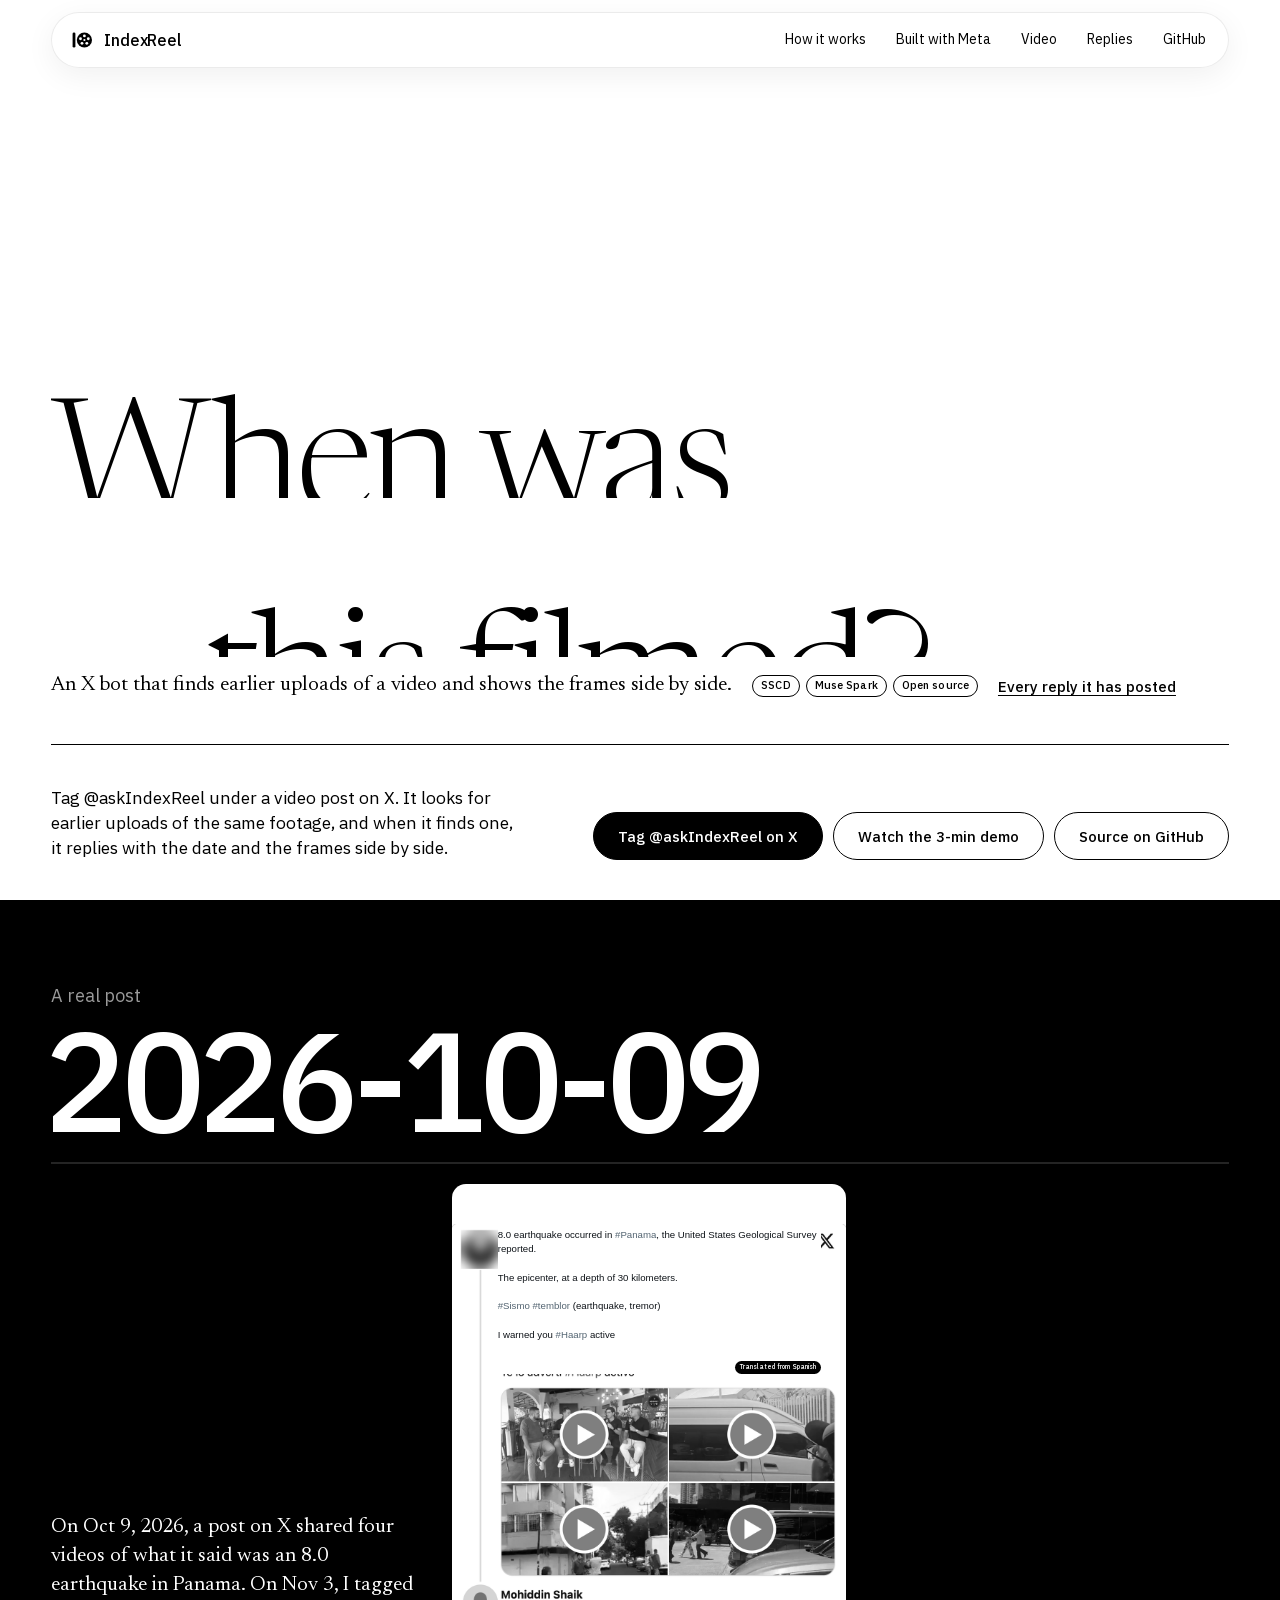
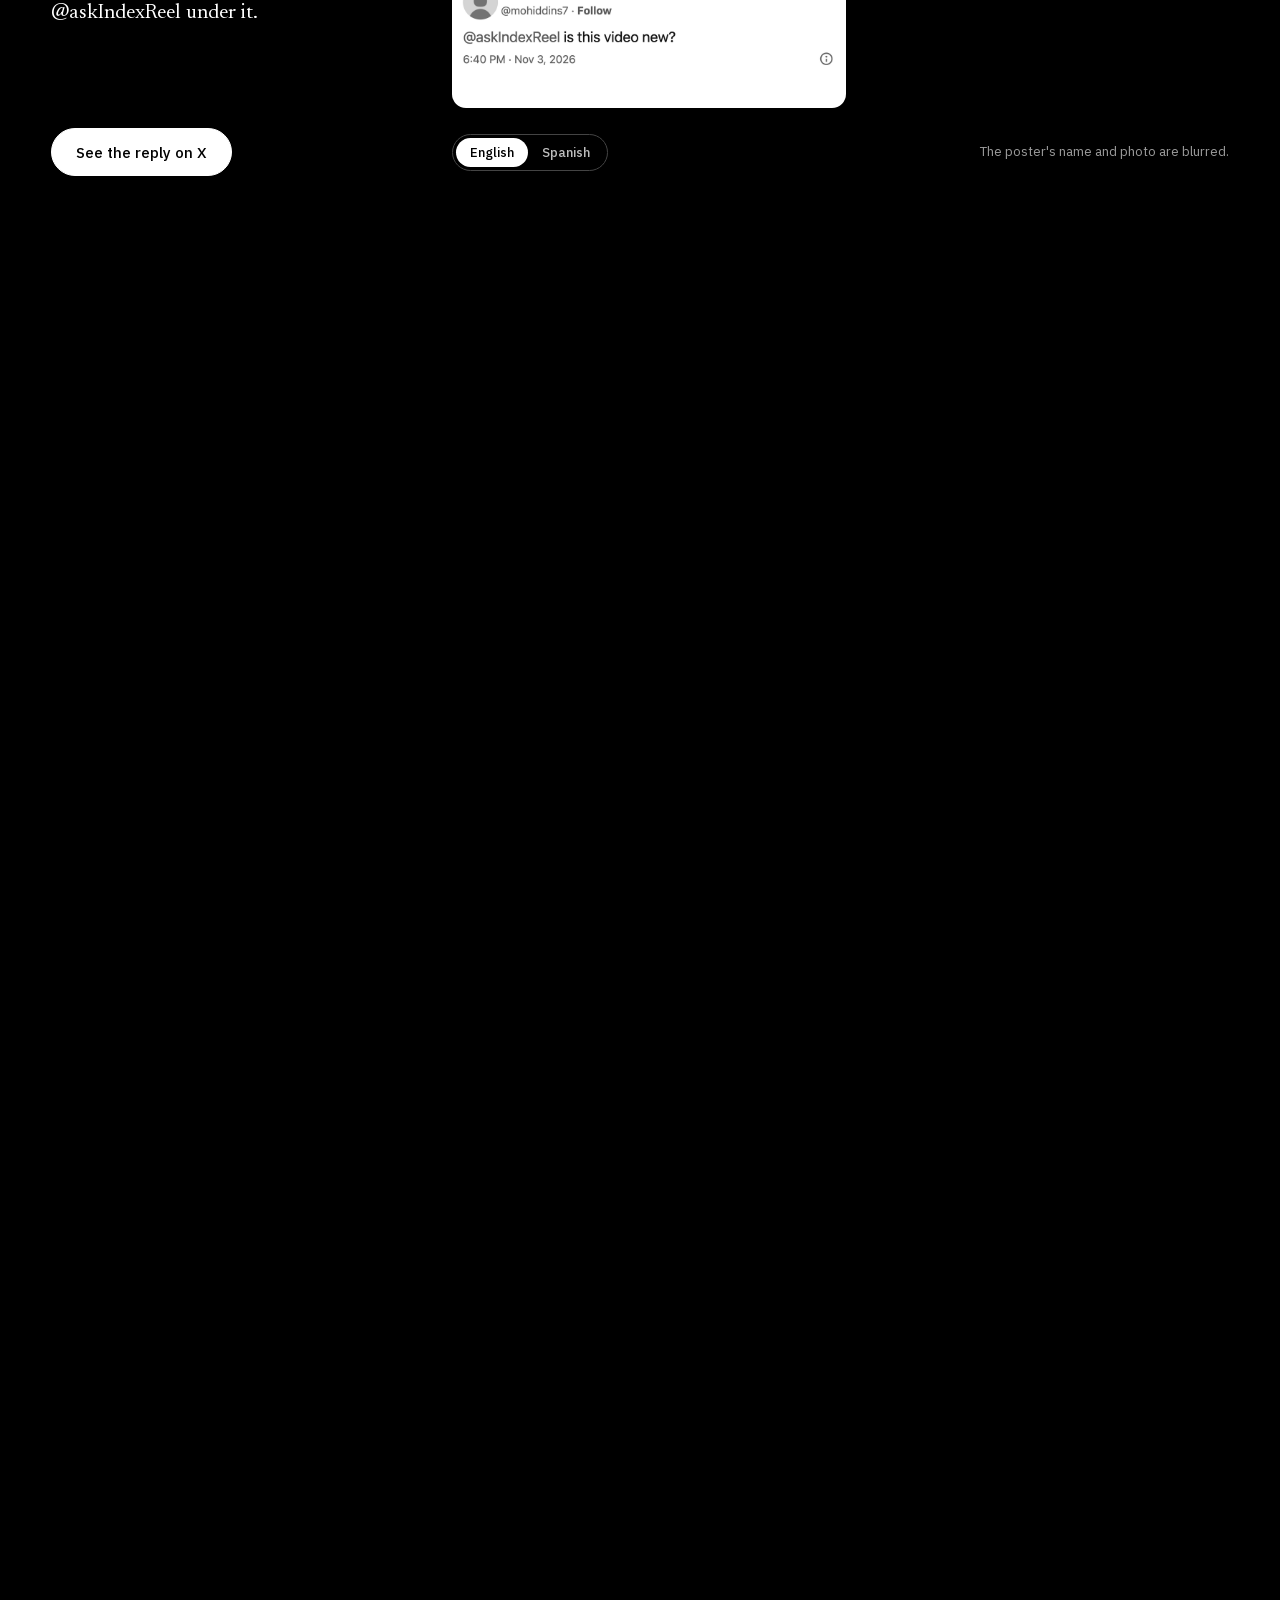
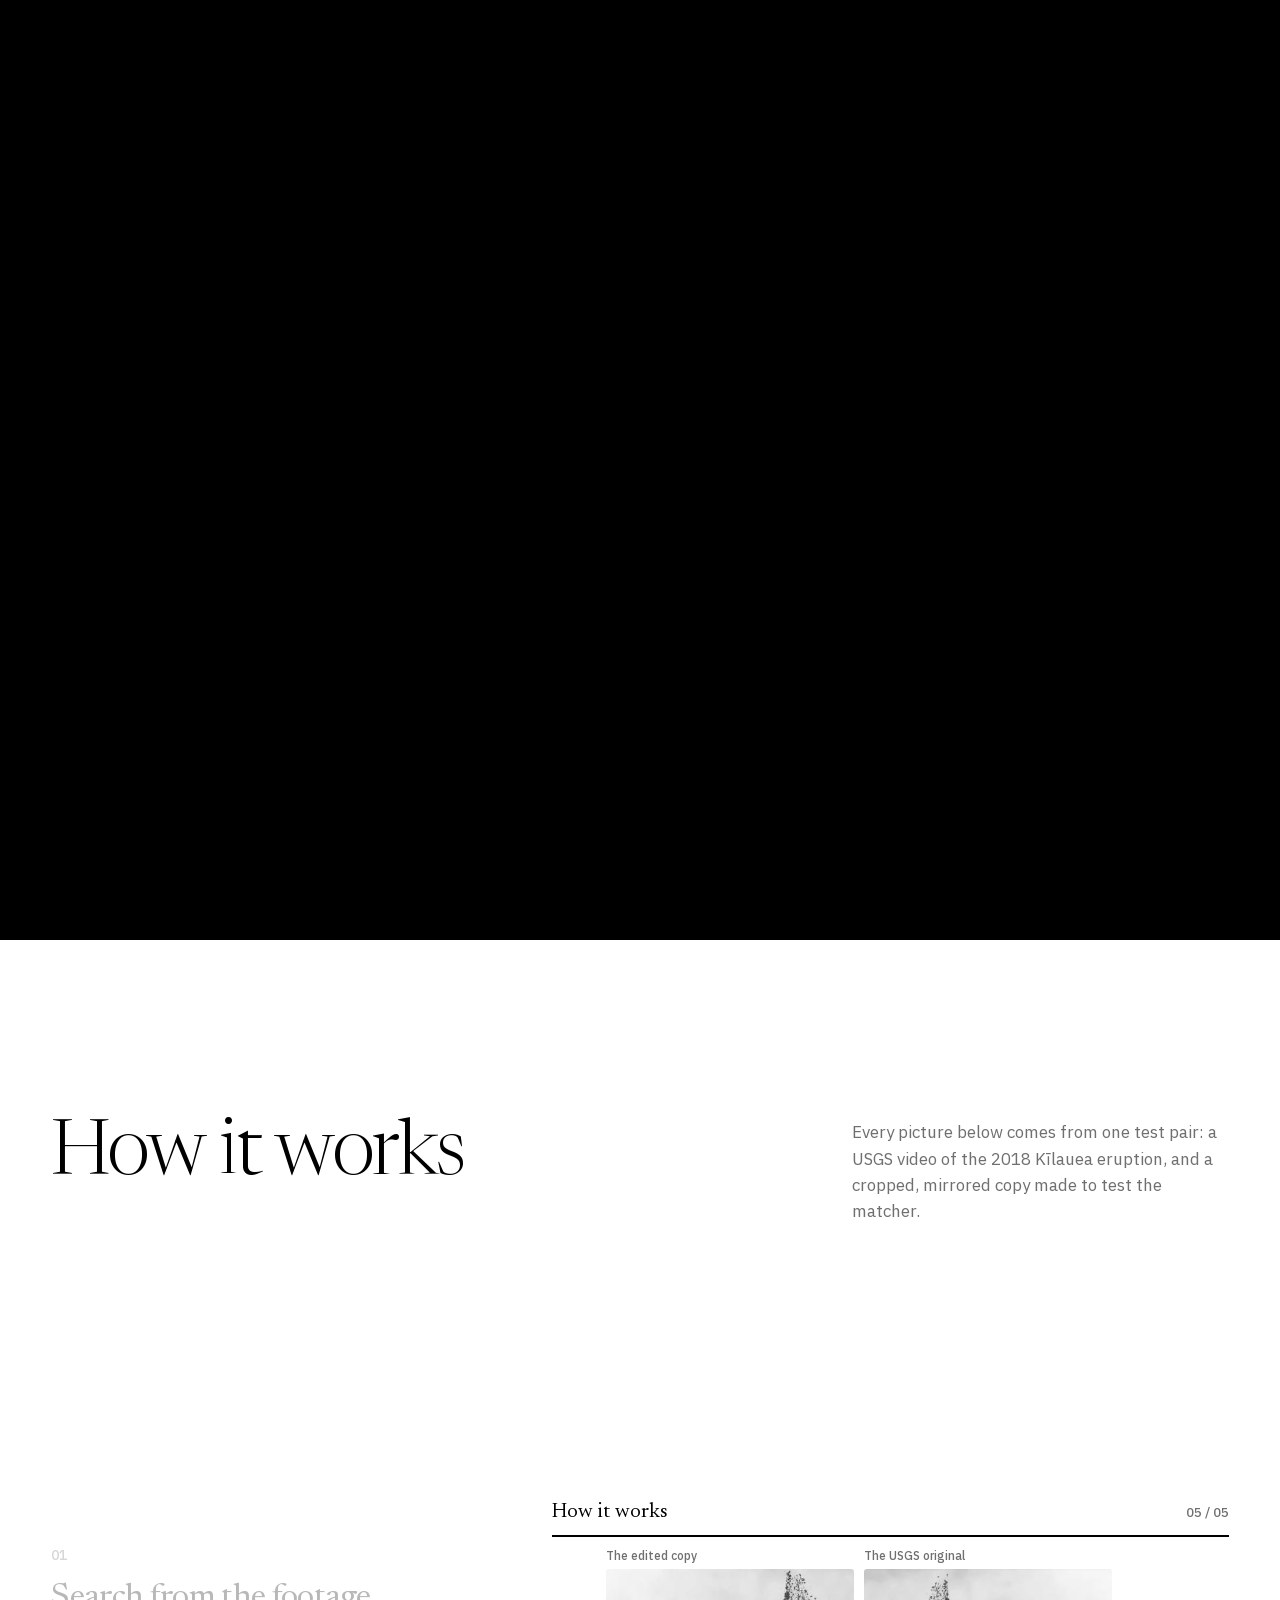
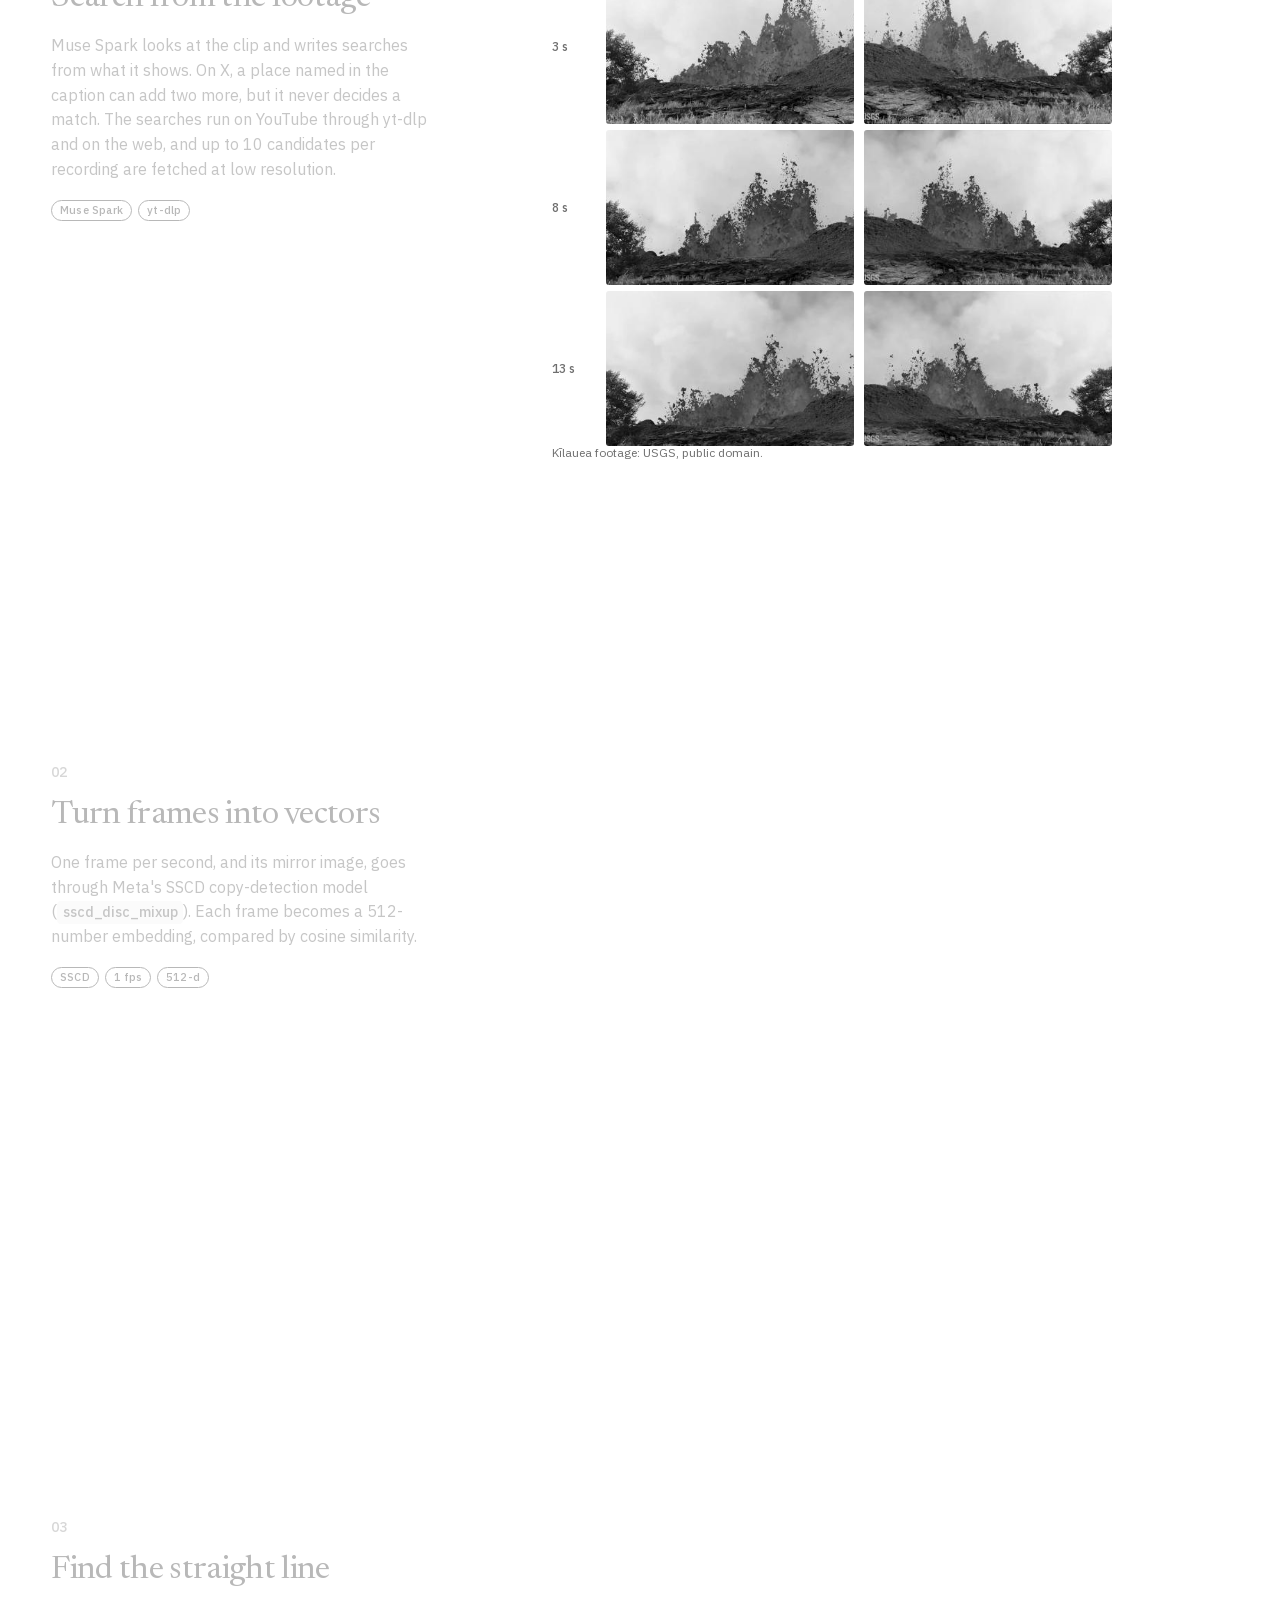
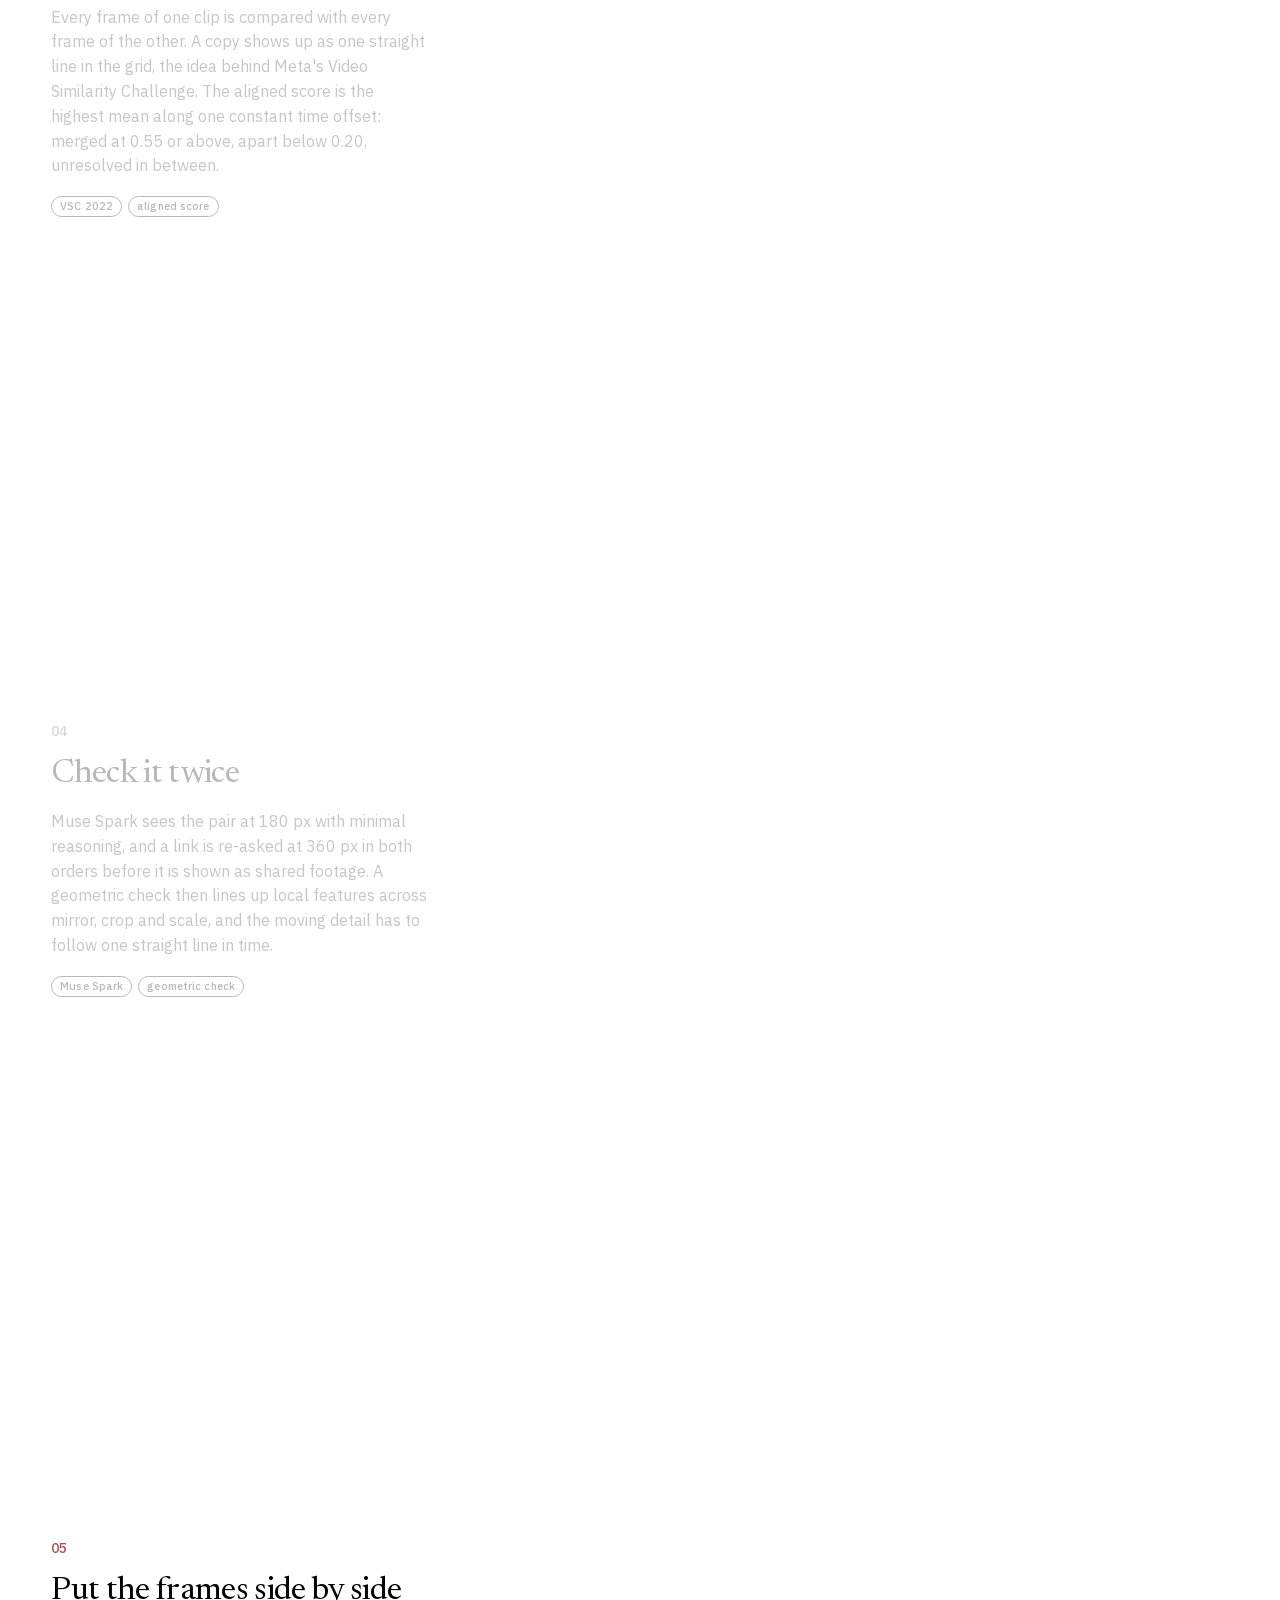
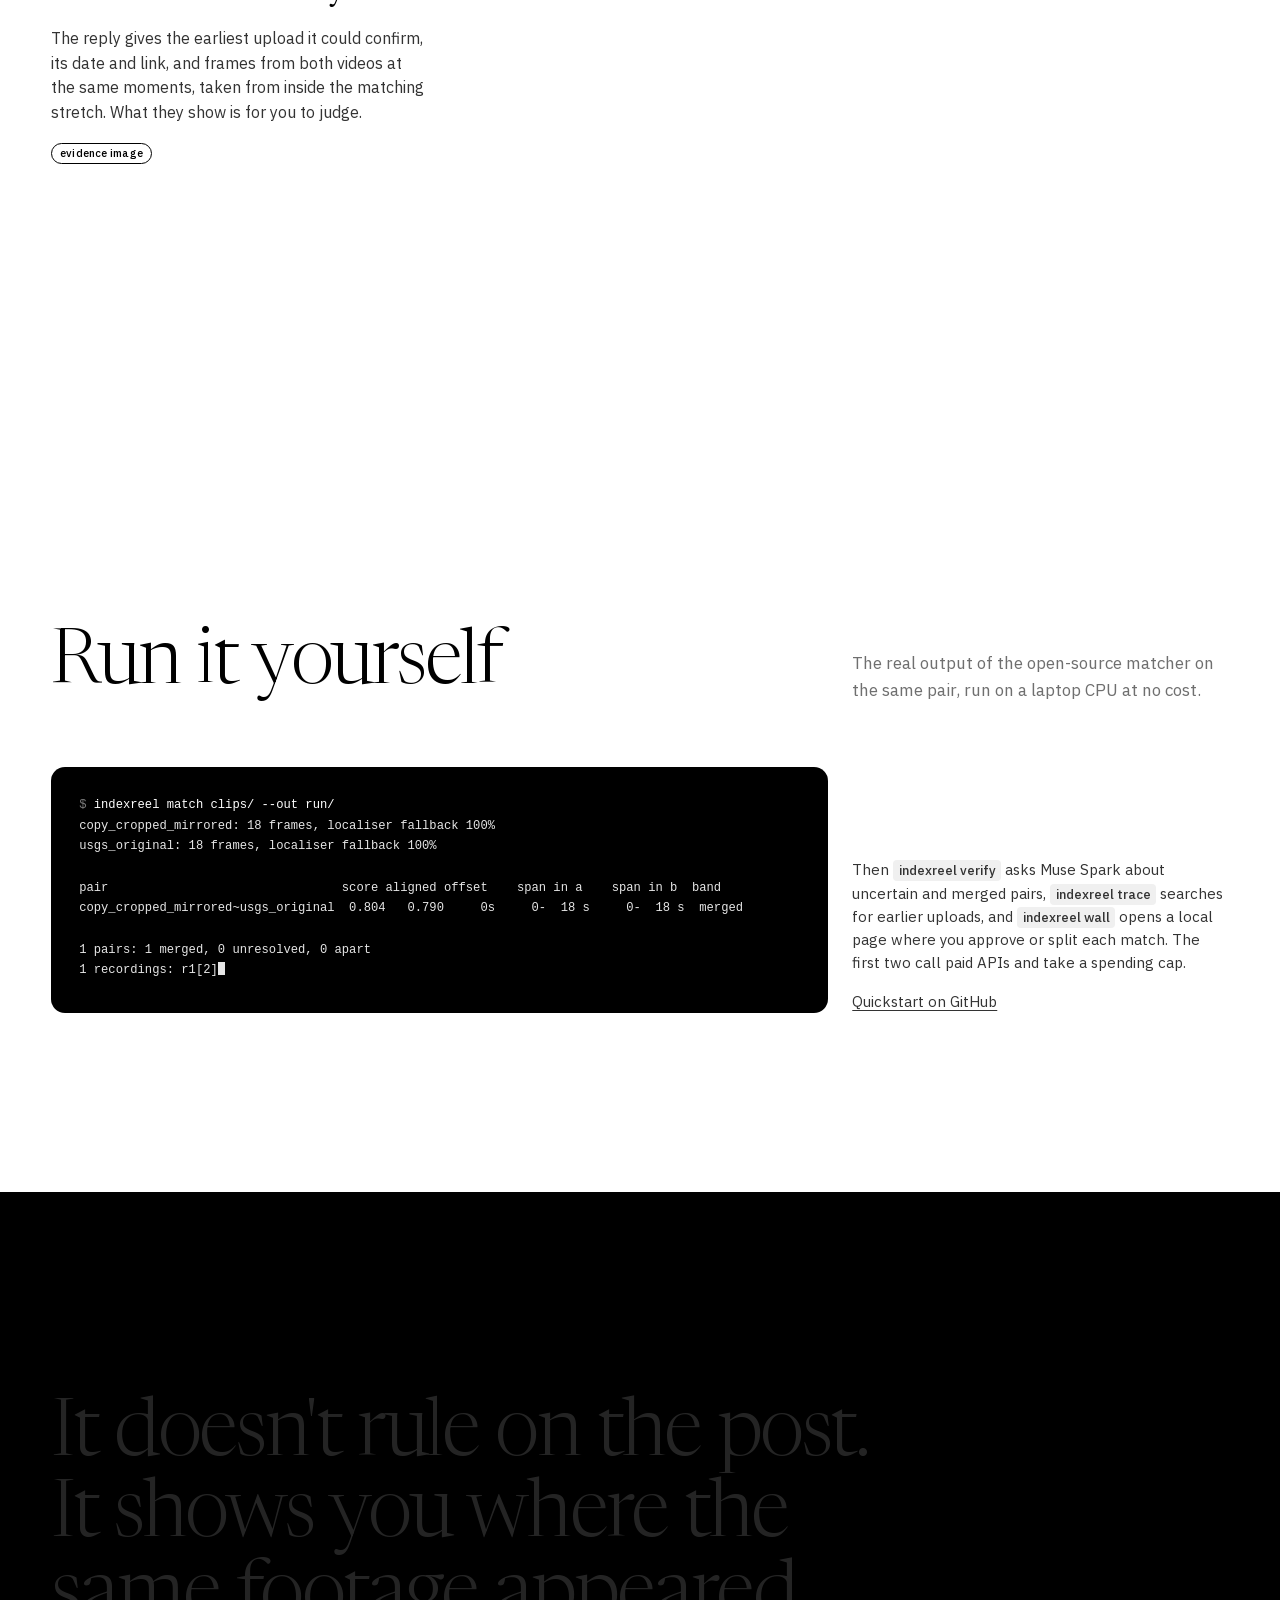
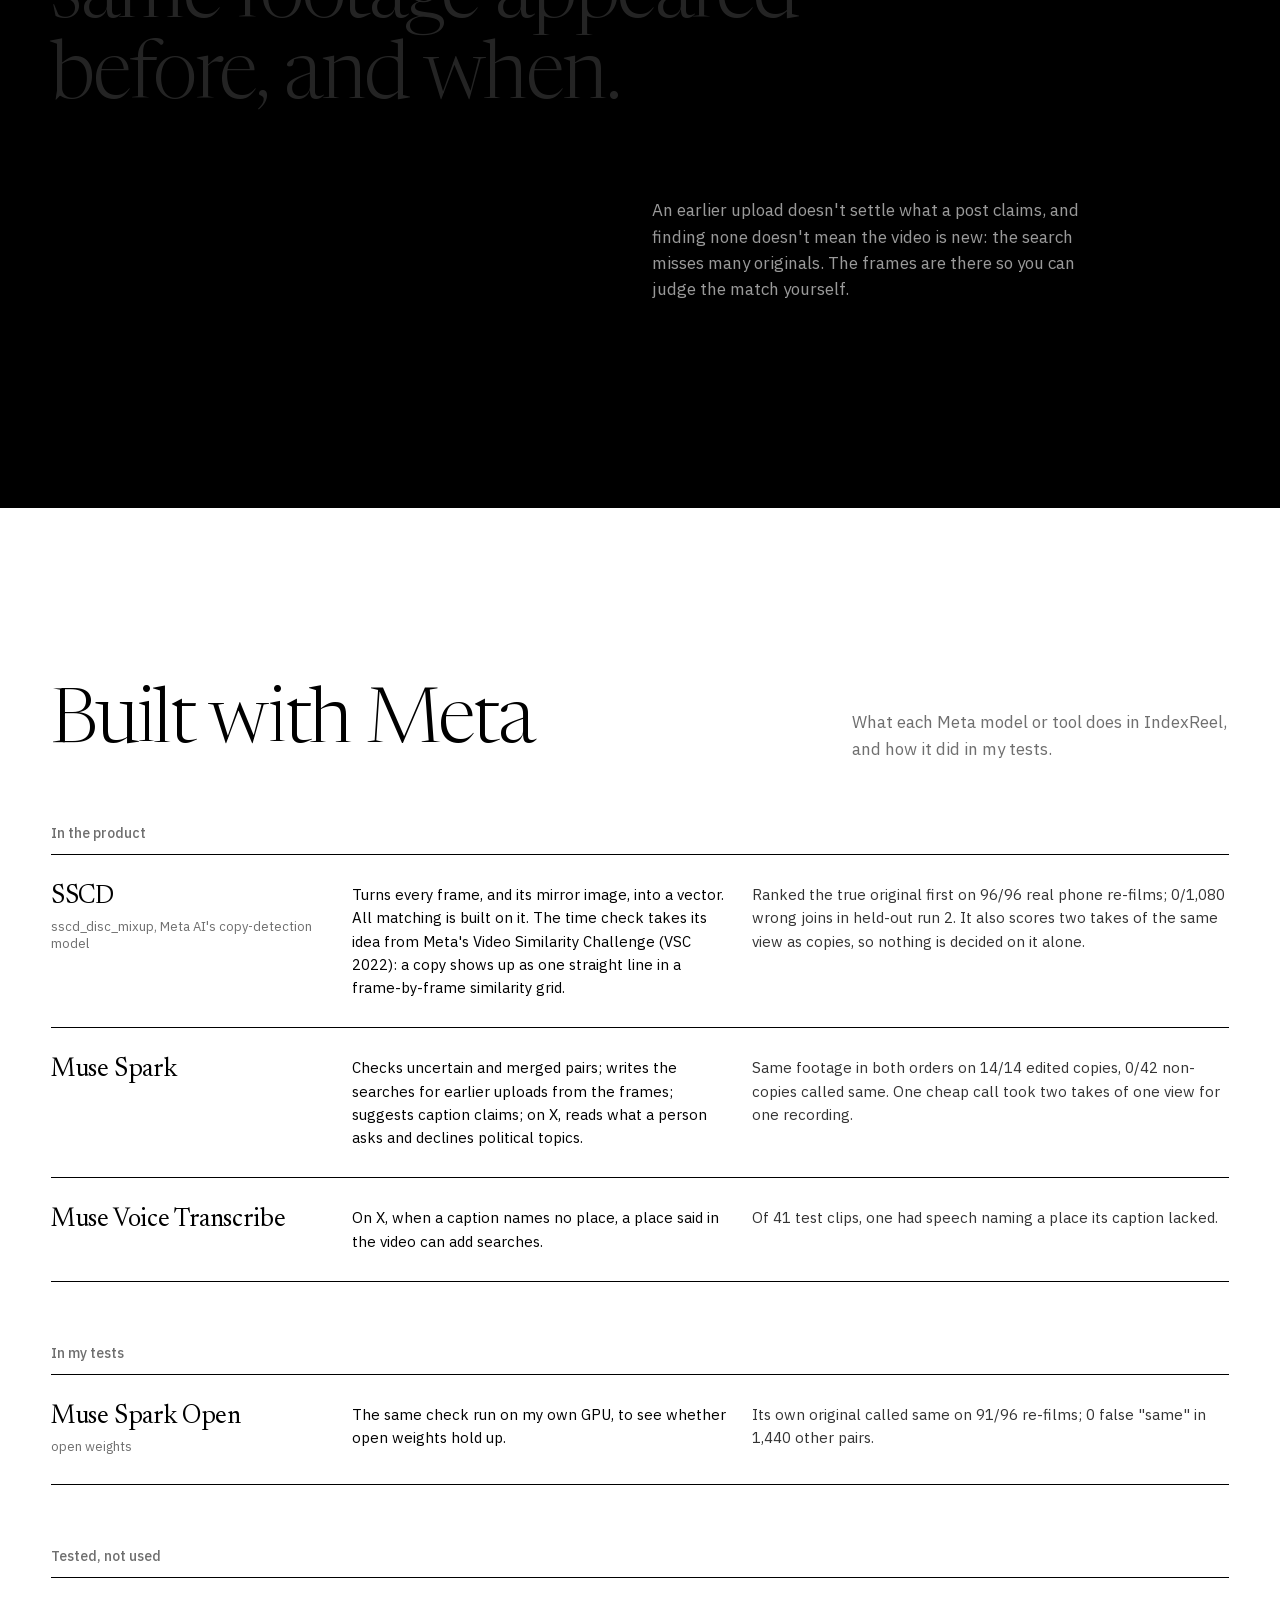
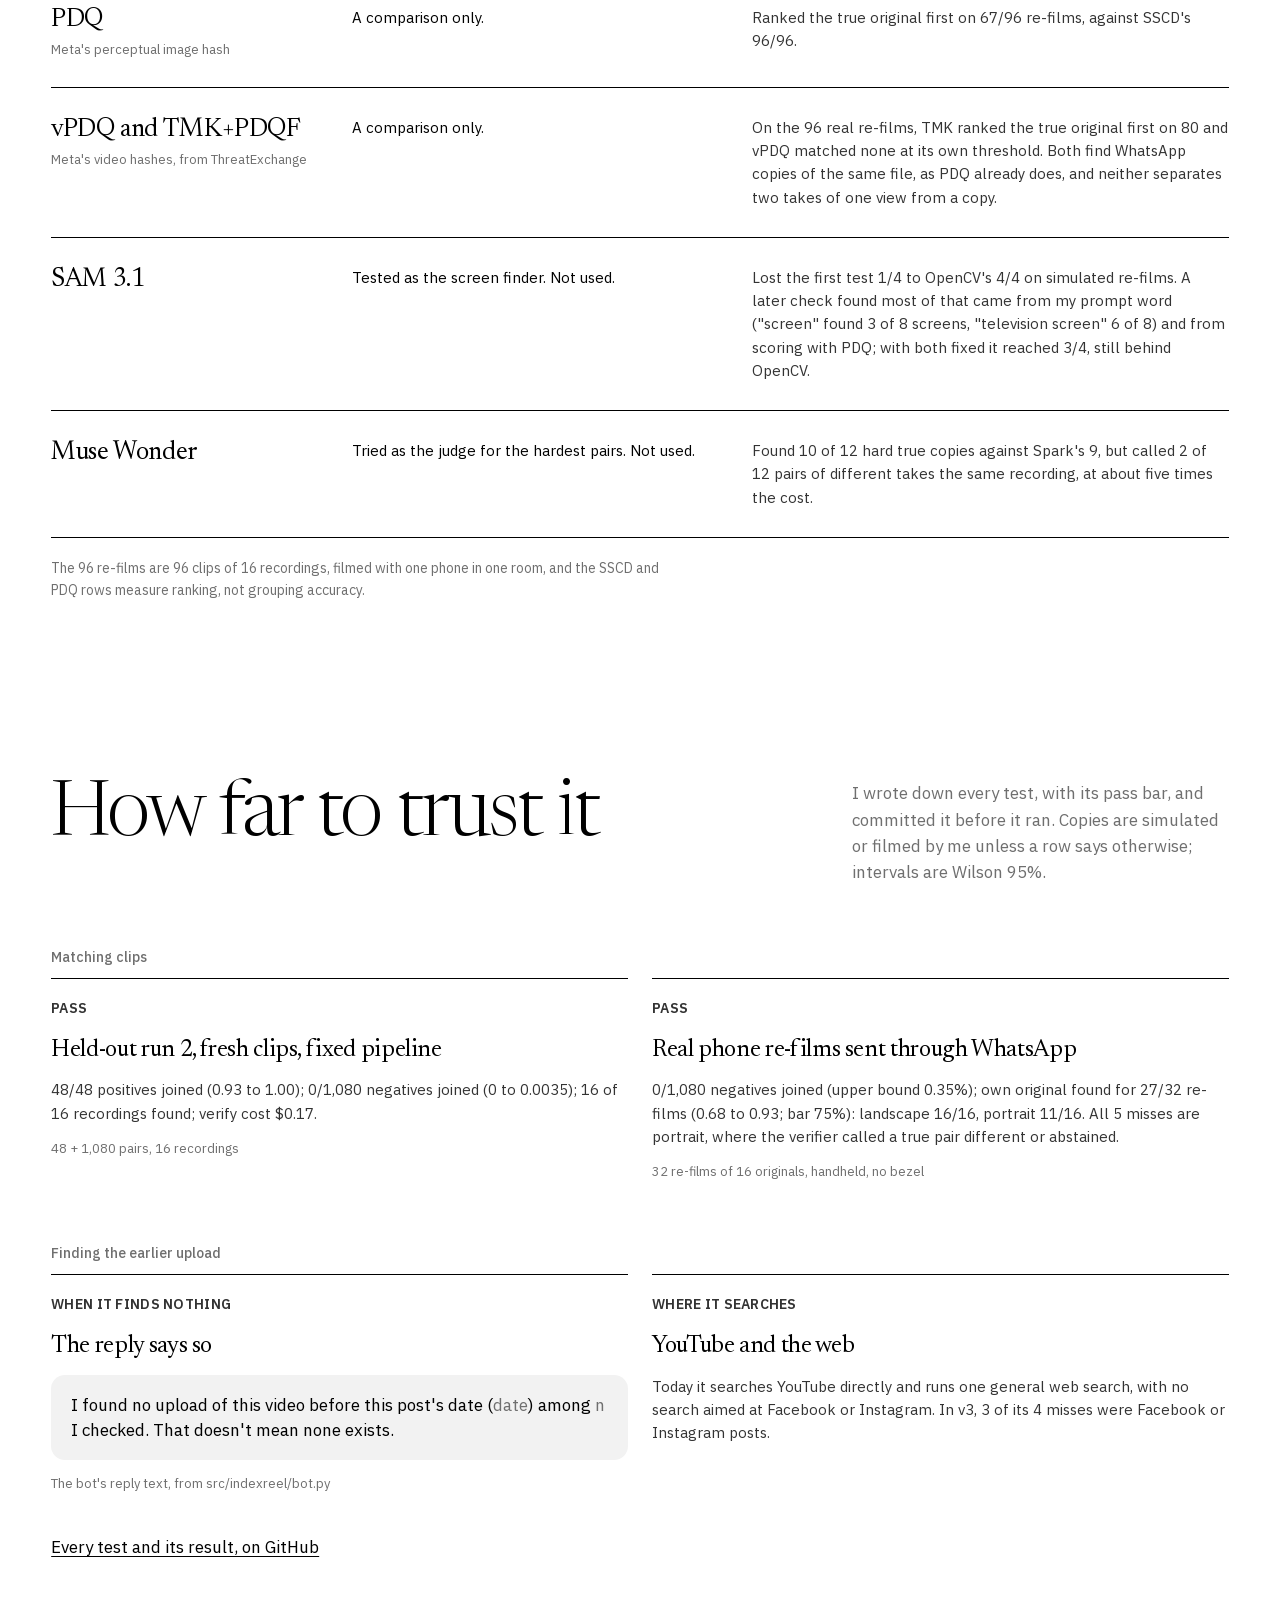
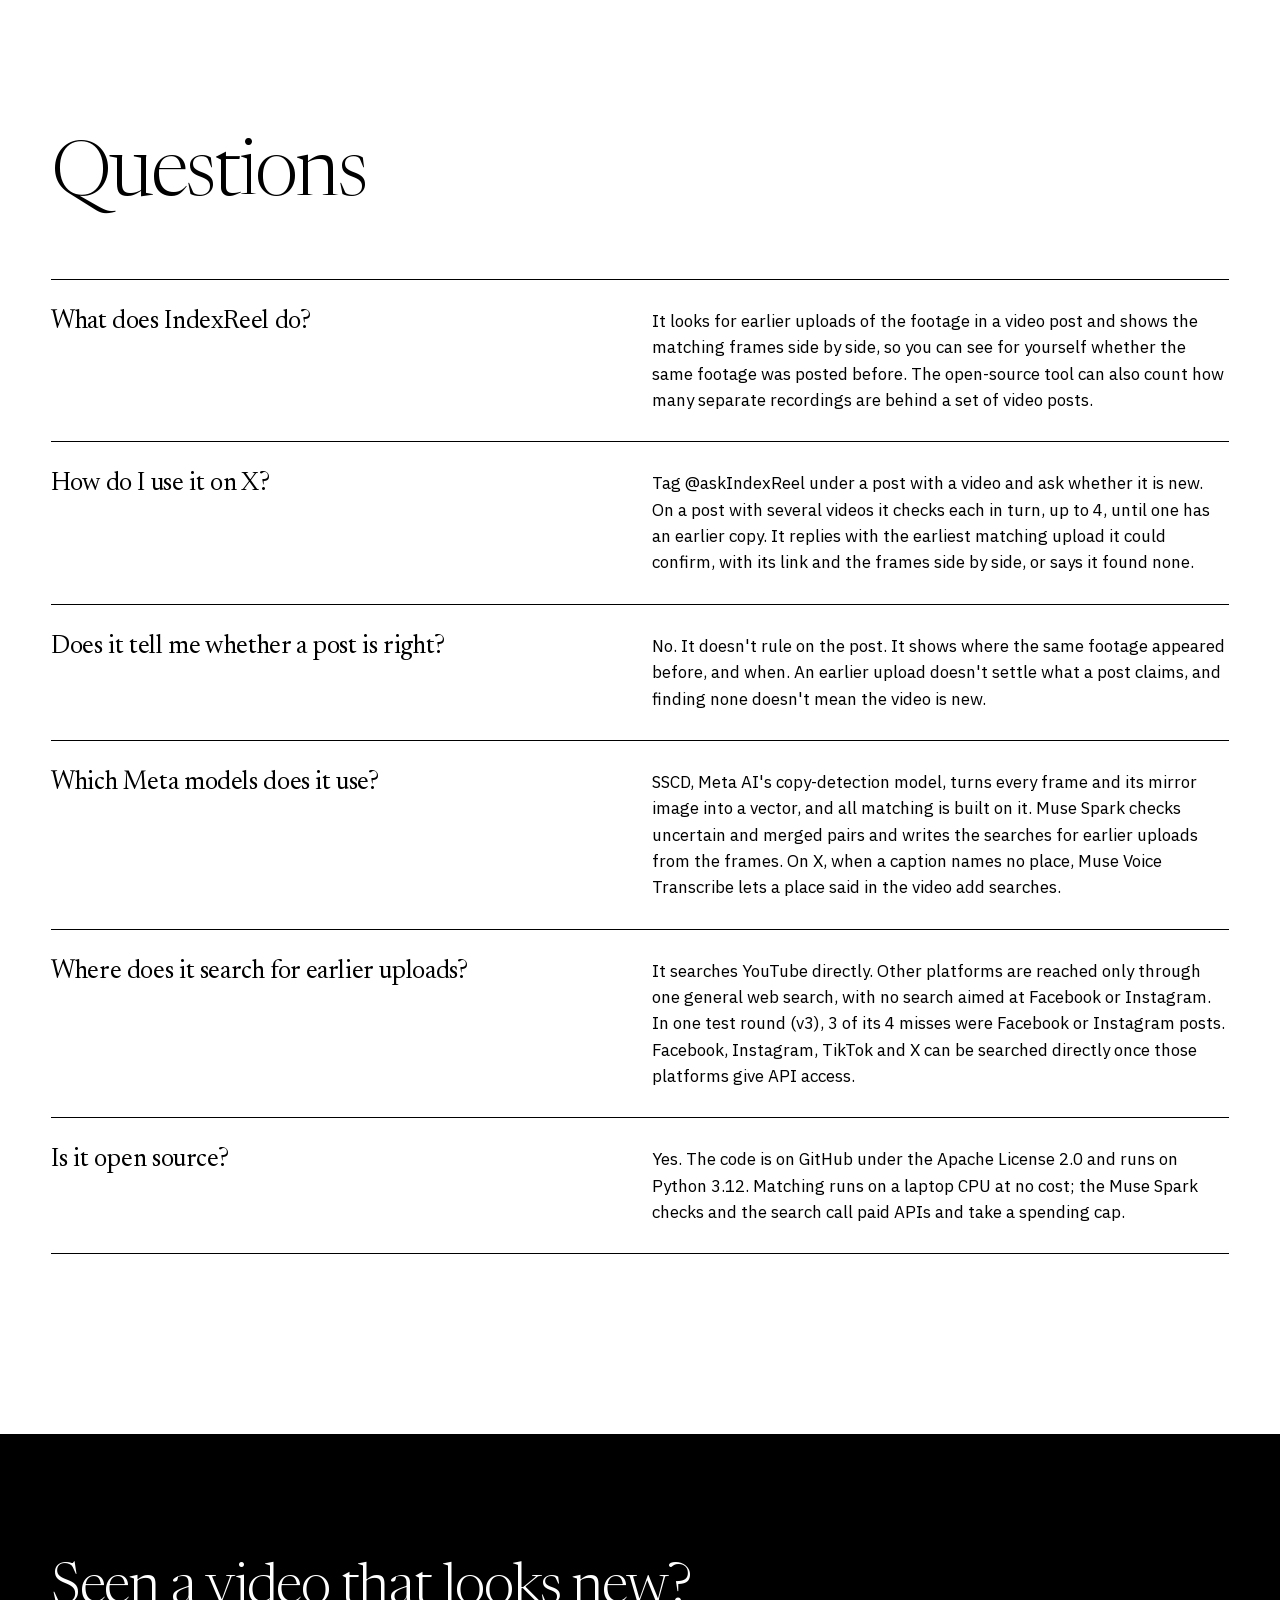
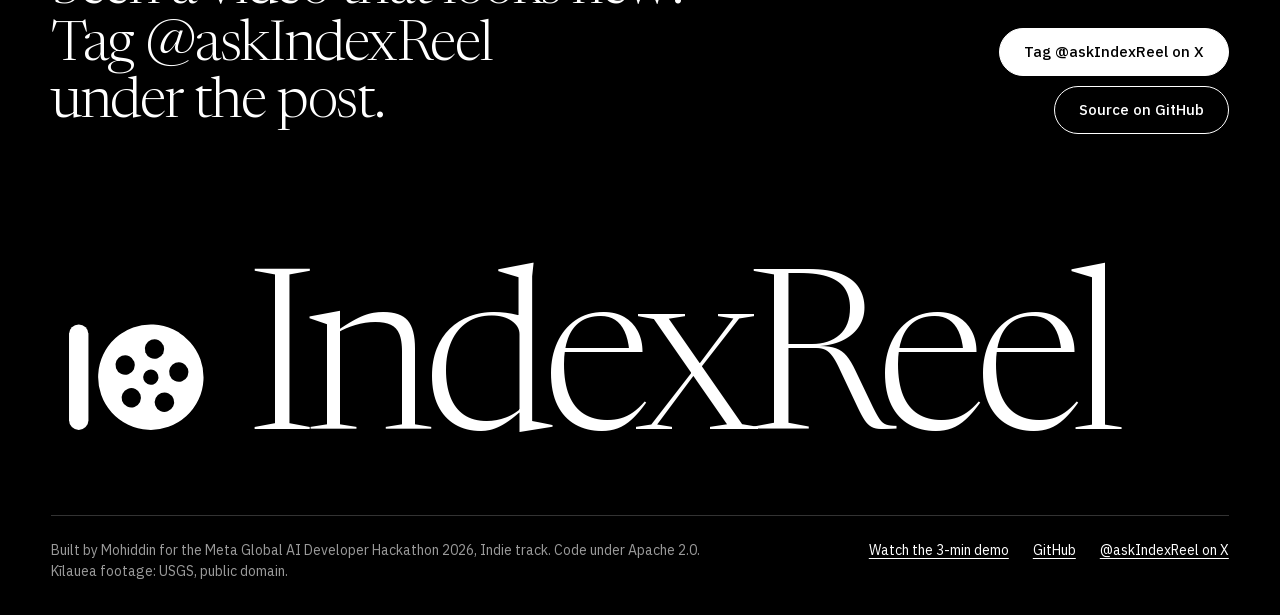
<file: site/index.html>
<!doctype html>
<html lang="en">
<head>
<meta charset="utf-8">
<meta name="viewport" content="width=device-width, initial-scale=1">
<title>IndexReel: is this video really new?</title>
<meta name="description" content="Is this video really new? IndexReel is an open-source X bot that finds earlier uploads of a video and shows the frames side by side.">
<link rel="canonical" href="https://mohiddin7.github.io/IndexReel/">
<link rel="icon" href="img/favicon-32.png" sizes="32x32">
<link rel="apple-touch-icon" href="img/favicon-180.png">
<meta property="og:type" content="website">
<meta property="og:site_name" content="IndexReel">
<meta property="og:title" content="IndexReel: is this video really new?">
<meta property="og:description" content="Tag @askIndexReel under a video post on X. It looks for earlier uploads of the same footage and replies with the date and the frames side by side.">
<meta property="og:image" content="https://mohiddin7.github.io/IndexReel/img/og.png">
<meta property="og:image:width" content="1200">
<meta property="og:image:height" content="630">
<meta property="og:image:alt" content="IndexReel. Is this video really new? Earlier uploads of the same footage, with the frames side by side.">
<meta property="og:url" content="https://mohiddin7.github.io/IndexReel/">
<meta name="twitter:card" content="summary_large_image">
<link rel="preload" href="fonts/newsreader-latin.woff2" as="font" type="font/woff2" crossorigin>
<link rel="preload" href="fonts/plex-latin.woff2" as="font" type="font/woff2" crossorigin>
<script>
document.documentElement.classList.add('js');
if (!matchMedia('(prefers-reduced-motion: reduce)').matches) document.documentElement.classList.add('motion');
</script>
<link rel="stylesheet" href="style.css">
<script type="application/ld+json">{"@context":"https://schema.org","@type":"SoftwareApplication","name":"IndexReel","url":"https://mohiddin7.github.io/IndexReel/","description":"Is this video really new? IndexReel is an open-source X bot that finds earlier uploads of a video and shows the frames side by side.","applicationCategory":"UtilitiesApplication","softwareRequirements":"Python 3.12","offers":{"@type":"Offer","price":"0","priceCurrency":"USD"},"license":"https://www.apache.org/licenses/LICENSE-2.0","codeRepository":"https://github.com/mohiddin7/IndexReel","sameAs":["https://github.com/mohiddin7/IndexReel","https://x.com/askIndexReel"],"image":"https://mohiddin7.github.io/IndexReel/img/og.png","author":{"@type":"Person","name":"Mohiddin Shaik","sameAs":["https://github.com/mohiddin7"]}}</script>
<script type="application/ld+json">{"@context":"https://schema.org","@type":"FAQPage","mainEntity":[{"@type":"Question","name":"What does IndexReel do?","acceptedAnswer":{"@type":"Answer","text":"It looks for earlier uploads of the footage in a video post and shows the matching frames side by side, so you can see for yourself whether the same footage was posted before. The open-source tool can also count how many separate recordings are behind a set of video posts."}},{"@type":"Question","name":"How do I use it on X?","acceptedAnswer":{"@type":"Answer","text":"Tag @askIndexReel under a post with a video and ask whether it is new. On a post with several videos it checks each in turn, up to 4, until one has an earlier copy. It replies with the earliest matching upload it could confirm, with its link and the frames side by side, or says it found none."}},{"@type":"Question","name":"Does it tell me whether a post is right?","acceptedAnswer":{"@type":"Answer","text":"No. It doesn't rule on the post. It shows where the same footage appeared before, and when. An earlier upload doesn't settle what a post claims, and finding none doesn't mean the video is new."}},{"@type":"Question","name":"Which Meta models does it use?","acceptedAnswer":{"@type":"Answer","text":"SSCD, Meta AI's copy-detection model, turns every frame and its mirror image into a vector, and all matching is built on it. Muse Spark checks uncertain and merged pairs and writes the searches for earlier uploads from the frames. On X, when a caption names no place, Muse Voice Transcribe lets a place said in the video add searches."}},{"@type":"Question","name":"Where does it search for earlier uploads?","acceptedAnswer":{"@type":"Answer","text":"It searches YouTube directly. Other platforms are reached only through one general web search, with no search aimed at Facebook or Instagram. In one test round (v3), 3 of its 4 misses were Facebook or Instagram posts. Facebook, Instagram, TikTok and X can be searched directly once those platforms give API access."}},{"@type":"Question","name":"Is it open source?","acceptedAnswer":{"@type":"Answer","text":"Yes. The code is on GitHub under the Apache License 2.0 and runs on Python 3.12. Matching runs on a laptop CPU at no cost; the Muse Spark checks and the search call paid APIs and take a spending cap."}}]}</script>
</head>
<body>

<div class="loader" aria-hidden="true">
  <svg viewBox="0 0 24 24"><mask id="m0"><rect width="24" height="24" fill="#fff"/><g fill="#000"><circle cx="14.4" cy="12" r="1.1"/><circle cx="14.4" cy="7.9" r="1.4"/><circle cx="18.3" cy="10.73" r="1.4"/><circle cx="16.81" cy="15.32" r="1.4"/><circle cx="11.99" cy="15.32" r="1.4"/><circle cx="10.5" cy="10.73" r="1.4"/></g></mask><g fill="currentColor"><rect x="2.6" y="4.4" width="2.8" height="15.2" rx="1.4"/><g class="reel ld-reel"><circle cx="14.4" cy="12" r="7.6" mask="url(#m0)"/></g></g></svg>
  <div class="word"><span>IndexReel</span></div>
</div>

<header class="top">
  <a class="brand" href="#top" aria-label="IndexReel, back to top">
    <svg viewBox="0 0 24 24" aria-hidden="true"><mask id="m1"><rect width="24" height="24" fill="#fff"/><g fill="#000"><circle cx="14.4" cy="12" r="1.1"/><circle cx="14.4" cy="7.9" r="1.4"/><circle cx="18.3" cy="10.73" r="1.4"/><circle cx="16.81" cy="15.32" r="1.4"/><circle cx="11.99" cy="15.32" r="1.4"/><circle cx="10.5" cy="10.73" r="1.4"/></g></mask><g fill="currentColor"><rect x="2.6" y="4.4" width="2.8" height="15.2" rx="1.4"/><g class="reel hd-reel"><circle cx="14.4" cy="12" r="7.6" mask="url(#m1)"/></g></g></svg>
    <span class="bw">IndexReel</span>
  </a>
  <nav><a class="hide-s" href="#how">How it works</a><a class="hide-s" href="#meta">Built with Meta</a><a href="video.html">Video</a><a href="replies.html">Replies</a><a href="https://warmhop.com/r/MV4bPDoQ?ref=site">GitHub</a></nav>
</header>

<main id="top">
<section class="hero">
  <h1><span class="sr">Is this video really new?</span><span class="hook" aria-hidden="true">
    <span class="q"><span class="ln"><span>Wait, is this</span></span><span class="ln"><span>from today?</span></span></span>
    <span class="q"><span class="ln"><span>When was</span></span><span class="ln"><span>this filmed?</span></span></span>
    <span class="q"><span class="ln"><span>Haven't I seen</span></span><span class="ln"><span>this before?</span></span></span>
    <span class="q"><span class="ln"><span>Source?</span></span></span>
    <span class="q final"><span class="ln"><span>Is this video</span></span><span class="ln"><span>really new?</span></span></span>
  </span></h1>
  <div class="hero-sub reveal"><p>An X bot that finds earlier uploads of a video and shows the frames side by side.</p><p class="tags"><span class="tag">SSCD</span><span class="tag">Muse Spark</span><span class="tag">Open source</span></p><a href="replies.html">Every reply it has posted</a></div>
  <div class="hero-foot">
    <p class="lede reveal">Tag @askIndexReel under a video post on X. It looks for earlier uploads of the same footage, and when it finds one, it replies with the date and the frames side by side.</p>
    <div class="cta reveal">
      <a class="btn solid" href="https://x.com/askIndexReel">Tag @askIndexReel on X</a>
      <a class="btn" href="video.html">Watch the 3-min demo</a>
      <a class="btn" href="https://warmhop.com/r/MV4bPDoQ?ref=site">Source on GitHub</a>
    </div>
  </div>
</section>

<section class="rewind ink" id="example" aria-label="A real post">
  <div class="rw">
    <div class="rw-text">
      <div class="rw-head"><h2>A real post</h2><div class="date" aria-hidden="true"><span class="dwrap"><span>2026-10-09</span><span>2017-09-19</span></span></div><div class="rule" aria-hidden="true"><i id="rule"></i></div></div>
      <div class="caps">
        <p class="cap1">On Oct 9, 2026, a post on X shared four videos of what it said was an 8.0 earthquake in Panama. On Nov 3, I tagged @askIndexReel under it.</p>
        <p class="cap2">It checked the videos in order. The third matched an earlier upload: La Nación's YouTube upload from the Sep 19, 2017 earthquake in Mexico.</p>
      </div>
    </div>
    <div class="rw-shots">
      <figure class="shot shot-a">
        <img src="img/post.png" width="1100" height="1242" alt="The post on X, dated Oct 9, 2026, with four videos. Its caption, in Spanish, says an 8.0 earthquake hit Panama. Below it, my reply: @askIndexReel is this video new?">
        <div class="tr-wrap"><div class="tr" lang="en">
          <small>Translated from Spanish</small>
          <p>8.0 earthquake occurred in <span class="h">#Panama</span>, the United States Geological Survey reported.</p>
          <p>The epicenter, at a depth of 30 kilometers.</p>
          <p><span class="h">#Sismo #temblor</span> (earthquake, tremor)</p>
          <p>I warned you <span class="h">#Haarp</span> active</p>
        </div></div>
      </figure>
      <figure class="shot shot-b">
        <img src="img/reply.png" width="1100" height="1368" alt="IndexReel's reply: Video 3 of 4. Earliest matching upload I could confirm: posted 2017-09-19 on YouTube, before this post's date (2026-10-09). Frames side by side attached. Same footage, earlier date; what it shows is for you to judge. Below it, frames from the post's video and the YouTube video at 3.4, 8.1 and 12.9 seconds.">
      </figure>
    </div>
    <div class="rw-cta"><a class="btn solid" href="https://warmhop.com/r/w3YeuqxR?ref=site">See the reply on X</a></div>
    <div class="rw-foot"><div class="seg" role="group" aria-label="Caption language"><button type="button" aria-pressed="true" data-l="en">English</button><button type="button" aria-pressed="false" data-l="es">Spanish</button></div><span>The poster's name and photo are blurred.</span></div>
  </div>
</section>

<section id="how" aria-labelledby="how-h">
  <div class="head">
    <h2 id="how-h">How it works</h2>
    <p class="muted">Every picture below comes from one test pair: a USGS video of the 2018 Kīlauea eruption, and a cropped, mirrored copy made to test the matcher.</p>
  </div>
  <div class="how-grid">
    <ol class="steps">
      <li class="step" data-i="0"><h3>Search from the footage</h3><p>Muse Spark looks at the clip and writes searches from what it shows. On X, a place named in the caption can add two more, but it never decides a match. The searches run on YouTube through yt-dlp and on the web, and up to 10 candidates per recording are fetched at low resolution.</p><p class="tags"><span class="tag">Muse Spark</span><span class="tag">yt-dlp</span></p></li>
      <li class="step" data-i="1"><h3>Turn frames into vectors</h3><p>One frame per second, and its mirror image, goes through Meta's SSCD copy-detection model (<code>sscd_disc_mixup</code>). Each frame becomes a 512-number embedding, compared by cosine similarity.</p><p class="tags"><span class="tag">SSCD</span><span class="tag">1 fps</span><span class="tag">512-d</span></p></li>
      <li class="step" data-i="2"><h3>Find the straight line</h3><p>Every frame of one clip is compared with every frame of the other. A copy shows up as one straight line in the grid, the idea behind Meta's Video Similarity Challenge. The aligned score is the highest mean along one constant time offset: merged at 0.55 or above, apart below 0.20, unresolved in between.</p><p class="tags"><span class="tag">VSC 2022</span><span class="tag">aligned score</span></p></li>
      <li class="step" data-i="3"><h3>Check it twice</h3><p>Muse Spark sees the pair at 180 px with minimal reasoning, and a link is re-asked at 360 px in both orders before it is shown as shared footage. A geometric check then lines up local features across mirror, crop and scale, and the moving detail has to follow one straight line in time.</p><p class="tags"><span class="tag">Muse Spark</span><span class="tag">geometric check</span></p></li>
      <li class="step" data-i="4"><h3>Put the frames side by side</h3><p>The reply gives the earliest upload it could confirm, its date and link, and frames from both videos at the same moments, taken from inside the matching stretch. What they show is for you to judge.</p><p class="tags"><span class="tag">evidence image</span></p></li>
    </ol>
    <div class="stage">
      <div class="stage-top" aria-hidden="true"><span>How it works</span><span class="count" id="count">01 / 05</span></div>
      <div class="prog" aria-hidden="true"><i id="prog"></i></div>
      <div class="box">
        <div class="viz on" data-v="0">
          <div class="lbl"><span>The edited copy, one frame a second</span></div>
          <div class="strip"><img src="img/f/c0.jpg" alt="Edited copy, 2 s"><img src="img/f/c1.jpg" alt="Edited copy, 3 s"><img src="img/f/c2.jpg" alt="Edited copy, 4 s"><img src="img/f/c3.jpg" alt="Edited copy, 5 s"><img src="img/f/c4.jpg" alt="Edited copy, 6 s"><img src="img/f/c5.jpg" alt="Edited copy, 7 s"></div>
          <div class="ticks"><span>2 s</span><span>3 s</span><span>4 s</span><span>5 s</span><span>6 s</span><span>7 s</span></div>
          <div class="lbl" style="margin-top:18px"><span>The USGS original</span></div>
          <div class="strip"><img src="img/f/o0.jpg" alt="USGS original, 2 s"><img src="img/f/o1.jpg" alt="USGS original, 3 s"><img src="img/f/o2.jpg" alt="USGS original, 4 s"><img src="img/f/o3.jpg" alt="USGS original, 5 s"><img src="img/f/o4.jpg" alt="USGS original, 6 s"><img src="img/f/o5.jpg" alt="USGS original, 7 s"></div>
          <div class="ticks"><span>2 s</span><span>3 s</span><span>4 s</span><span>5 s</span><span>6 s</span><span>7 s</span></div>
        </div>
        <div class="viz" data-v="1">
          <div class="lbl"><span>Frame and its mirror</span><span>SSCD embedding, first 64 of 512 values</span></div>
          <div class="emb" id="emb"></div>
        </div>
        <div class="viz" data-v="2">
          <div class="gridwrap">
            <div class="ylab">The edited copy, 0 to 17 s</div>
            <div class="sim" id="sim" role="img" aria-label="An 18 by 18 grid of SSCD cosine similarities between the edited copy and the USGS original. On the diagonal, where the same seconds line up, values run from 0.74 to 0.83; off it, from 0.35 to 0.82."></div>
            <div class="xlab">The USGS original, 0 to 17 s</div>
          </div>
          <p class="legend">This pair:<b>0.79</b>aligned score at offset 0 s, over all 18 seconds. Merged starts at 0.55.</p>
        </div>
        <div class="viz" data-v="3">
          <div class="check"><img src="img/f/c3.jpg" alt="Edited copy, 5 s"><img src="img/f/o3.jpg" alt="USGS original, 5 s"></div>
          <ul class="qs">
            <li><span>Muse Spark: same recording?</span><span>180 px</span></li>
            <li><span>Re-asked before it is shown, in both orders</span><span>360 px</span></li>
            <li><span>Geometric check: mirror, crop, scale</span><span>local features</span></li>
            <li><span>Moving detail along one straight line in time</span><span>speed and offset</span></li>
          </ul>
        </div>
        <div class="viz" data-v="4">
          <div class="ev">
            <div class="row hd"><span></span><span>The edited copy</span><span>The USGS original</span></div>
            <div class="row"><span>3 s</span><img src="img/f/ec3.jpg" alt="Frame at 3 seconds in the copy"><img src="img/f/eo3.jpg" alt="Frame at 3 seconds in the original"></div>
            <div class="row"><span>8 s</span><img src="img/f/ec8.jpg" alt="Frame at 8 seconds in the copy"><img src="img/f/eo8.jpg" alt="Frame at 8 seconds in the original"></div>
            <div class="row"><span>13 s</span><img src="img/f/ec13.jpg" alt="Frame at 13 seconds in the copy"><img src="img/f/eo13.jpg" alt="Frame at 13 seconds in the original"></div>
          </div>
        </div>
      </div>
      <p class="credit">Kīlauea footage: USGS, public domain.</p>
    </div>
  </div>
</section>

<section aria-labelledby="run-h">
  <div class="head">
    <h2 id="run-h">Run it yourself</h2>
    <p class="muted">The real output of the open-source matcher on the same pair, run on a laptop CPU at no cost.</p>
  </div>
  <div class="run">
    <div class="term" role="region" aria-label="Terminal output"><pre id="term"><span class="p">$</span> <span class="c">indexreel match clips/ --out run/</span>
copy_cropped_mirrored: 18 frames, localiser fallback 100%
usgs_original: 18 frames, localiser fallback 100%

pair                                score aligned offset    span in a    span in b  band
copy_cropped_mirrored~usgs_original  0.804   0.790     0s     0-  18 s     0-  18 s  merged

1 pairs: 1 merged, 0 unresolved, 0 apart
1 recordings: r1[2]</pre></div>
    <div class="run-side">
      <p>Then <code>indexreel verify</code> asks Muse Spark about uncertain and merged pairs, <code>indexreel trace</code> searches for earlier uploads, and <code>indexreel wall</code> opens a local page where you approve or split each match. The first two call paid APIs and take a spending cap.</p>
      <p><a href="https://github.com/mohiddin7/indexreel#quickstart">Quickstart on GitHub</a></p>
    </div>
  </div>
</section>

<section class="say ink" aria-label="What it won't tell you">
  <p class="big" id="big">It doesn't rule on the post. It shows you where the same footage appeared before, and when.</p>
  <div class="sub"><p class="muted">An earlier upload doesn't settle what a post claims, and finding none doesn't mean the video is new: the search misses many originals. The frames are there so you can judge the match yourself.</p></div>
</section>

<section id="meta" aria-labelledby="meta-h">
  <div class="head">
    <h2 id="meta-h">Built with Meta</h2>
    <p class="muted">What each Meta model or tool does in IndexReel, and how it did in my tests.</p>
  </div>
  <h3 class="grp">In the product</h3>
  <ul class="models">
    <li><h3>SSCD<small>sscd_disc_mixup, Meta AI's copy-detection model</small></h3><p class="does">Turns every frame, and its mirror image, into a vector. All matching is built on it. The time check takes its idea from Meta's Video Similarity Challenge (VSC 2022): a copy shows up as one straight line in a frame-by-frame similarity grid.</p><p class="did">Ranked the true original first on 96/96 real phone re-films; 0/1,080 wrong joins in held-out run 2. It also scores two takes of the same view as copies, so nothing is decided on it alone.</p></li>
    <li><h3>Muse Spark</h3><p class="does">Checks uncertain and merged pairs; writes the searches for earlier uploads from the frames; suggests caption claims; on X, reads what a person asks and declines political topics.</p><p class="did">Same footage in both orders on 14/14 edited copies, 0/42 non-copies called same. One cheap call took two takes of one view for one recording.</p></li>
    <li><h3>Muse Voice Transcribe</h3><p class="does">On X, when a caption names no place, a place said in the video can add searches.</p><p class="did">Of 41 test clips, one had speech naming a place its caption lacked.</p></li>
  </ul>
  <h3 class="grp">In my tests</h3>
  <ul class="models">
    <li><h3>Muse Spark Open<small>open weights</small></h3><p class="does">The same check run on my own GPU, to see whether open weights hold up.</p><p class="did">Its own original called same on 91/96 re-films; 0 false "same" in 1,440 other pairs.</p></li>
  </ul>
  <h3 class="grp">Tested, not used</h3>
  <ul class="models">
    <li><h3>PDQ<small>Meta's perceptual image hash</small></h3><p class="does">A comparison only.</p><p class="did">Ranked the true original first on 67/96 re-films, against SSCD's 96/96.</p></li>
    <li><h3>vPDQ and TMK+PDQF<small>Meta's video hashes, from ThreatExchange</small></h3><p class="does">A comparison only.</p><p class="did">On the 96 real re-films, TMK ranked the true original first on 80 and vPDQ matched none at its own threshold. Both find WhatsApp copies of the same file, as PDQ already does, and neither separates two takes of one view from a copy.</p></li>
    <li><h3>SAM 3.1</h3><p class="does">Tested as the screen finder. Not used.</p><p class="did">Lost the first test 1/4 to OpenCV's 4/4 on simulated re-films. A later check found most of that came from my prompt word ("screen" found 3 of 8 screens, "television screen" 6 of 8) and from scoring with PDQ; with both fixed it reached 3/4, still behind OpenCV.</p></li>
    <li><h3>Muse Wonder</h3><p class="does">Tried as the judge for the hardest pairs. Not used.</p><p class="did">Found 10 of 12 hard true copies against Spark's 9, but called 2 of 12 pairs of different takes the same recording, at about five times the cost.</p></li>
  </ul>
  <p class="fine">The 96 re-films are 96 clips of 16 recordings, filmed with one phone in one room, and the SSCD and PDQ rows measure ranking, not grouping accuracy.</p>
</section>

<section id="trust" aria-labelledby="trust-h">
  <div class="head">
    <h2 id="trust-h">How far to trust it</h2>
    <p class="muted">I wrote down every test, with its pass bar, and committed it before it ran. Copies are simulated or filmed by me unless a row says otherwise; intervals are Wilson 95%.</p>
  </div>
  <h3 class="grp">Matching clips</h3>
  <div class="results">
    <article class="res"><p class="v">PASS</p><h3>Held-out run 2, fresh clips, fixed pipeline</h3><p>48/48 positives joined (0.93 to 1.00); 0/1,080 negatives joined (0 to 0.0035); 16 of 16 recordings found; verify cost $0.17.</p><p class="n">48 + 1,080 pairs, 16 recordings</p></article>
    <article class="res"><p class="v">PASS</p><h3>Real phone re-films sent through WhatsApp</h3><p>0/1,080 negatives joined (upper bound 0.35%); own original found for 27/32 re-films (0.68 to 0.93; bar 75%): landscape 16/16, portrait 11/16. All 5 misses are portrait, where the verifier called a true pair different or abstained.</p><p class="n">32 re-films of 16 originals, handheld, no bezel</p></article>
  </div>
  <h3 class="grp">Finding the earlier upload</h3>
  <div class="results">
    <article class="res miss"><p class="v">WHEN IT FINDS NOTHING</p><h3>The reply says so</h3><blockquote>I found no upload of this video before this post's date (<i>date</i>) among <i>n</i> I checked. That doesn't mean none exists.</blockquote><p class="n">The bot's reply text, from src/indexreel/bot.py</p></article>
    <article class="res"><p class="v">WHERE IT SEARCHES</p><h3>YouTube and the web</h3><p>Today it searches YouTube directly and runs one general web search, with no search aimed at Facebook or Instagram. In v3, 3 of its 4 misses were Facebook or Instagram posts.</p></article>
  </div>
  <p class="after"><a href="https://github.com/mohiddin7/indexreel#results">Every test and its result, on GitHub</a></p>
</section>

<section id="faq" aria-labelledby="faq-h">
  <div class="head">
    <h2 id="faq-h">Questions</h2>
  </div>
  <div class="faq">
    <div class="qa"><h3>What does IndexReel do?</h3><p>It looks for earlier uploads of the footage in a video post and shows the matching frames side by side, so you can see for yourself whether the same footage was posted before. The open-source tool can also count how many separate recordings are behind a set of video posts.</p></div>
    <div class="qa"><h3>How do I use it on X?</h3><p>Tag @askIndexReel under a post with a video and ask whether it is new. On a post with several videos it checks each in turn, up to 4, until one has an earlier copy. It replies with the earliest matching upload it could confirm, with its link and the frames side by side, or says it found none.</p></div>
    <div class="qa"><h3>Does it tell me whether a post is right?</h3><p>No. It doesn&#x27;t rule on the post. It shows where the same footage appeared before, and when. An earlier upload doesn&#x27;t settle what a post claims, and finding none doesn&#x27;t mean the video is new.</p></div>
    <div class="qa"><h3>Which Meta models does it use?</h3><p>SSCD, Meta AI&#x27;s copy-detection model, turns every frame and its mirror image into a vector, and all matching is built on it. Muse Spark checks uncertain and merged pairs and writes the searches for earlier uploads from the frames. On X, when a caption names no place, Muse Voice Transcribe lets a place said in the video add searches.</p></div>
    <div class="qa"><h3>Where does it search for earlier uploads?</h3><p>It searches YouTube directly. Other platforms are reached only through one general web search, with no search aimed at Facebook or Instagram. In one test round (v3), 3 of its 4 misses were Facebook or Instagram posts. Facebook, Instagram, TikTok and X can be searched directly once those platforms give API access.</p></div>
    <div class="qa"><h3>Is it open source?</h3><p>Yes. The code is on GitHub under the Apache License 2.0 and runs on Python 3.12. Matching runs on a laptop CPU at no cost; the Muse Spark checks and the search call paid APIs and take a spending cap.</p></div>
  </div>
</section>

<section class="close ink" aria-label="Try it">
  <div class="ask">
    <p>Seen a video that looks new?<br>Tag @askIndexReel<br>under the post.</p>
    <div class="cta"><a class="btn solid" href="https://x.com/askIndexReel">Tag @askIndexReel on X</a><a class="btn" href="https://warmhop.com/r/MV4bPDoQ?ref=site">Source on GitHub</a></div>
  </div>
  <div class="wordmark" aria-hidden="true">
    <svg viewBox="0 0 24 24"><mask id="m2"><rect width="24" height="24" fill="#fff"/><g fill="#000"><circle cx="14.4" cy="12" r="1.1"/><circle cx="14.4" cy="7.9" r="1.4"/><circle cx="18.3" cy="10.73" r="1.4"/><circle cx="16.81" cy="15.32" r="1.4"/><circle cx="11.99" cy="15.32" r="1.4"/><circle cx="10.5" cy="10.73" r="1.4"/></g></mask><g fill="currentColor"><rect x="2.6" y="4.4" width="2.8" height="15.2" rx="1.4"/><g class="reel ft-reel"><circle cx="14.4" cy="12" r="7.6" mask="url(#m2)"/></g></g></svg>
    <span>IndexReel</span>
  </div>
  <div class="foot">
    <p class="muted">Built by Mohiddin for the Meta Global AI Developer Hackathon 2026, Indie track. Code under Apache 2.0. Kīlauea footage: USGS, public domain.</p>
    <p class="links"><a href="video.html">Watch the 3-min demo</a><a href="https://warmhop.com/r/MV4bPDoQ?ref=site">GitHub</a><a href="https://x.com/askIndexReel">@askIndexReel on X</a></p>
  </div>
</section>
</main>

<script src="data.js"></script>
<script src="vendor/gsap.min.js"></script>
<script src="vendor/ScrollTrigger.min.js"></script>
<script src="vendor/lenis.min.js"></script>
<script>
(() => {
  const $ = (s, r = document) => r.querySelector(s), $$ = (s, r = document) => [...r.querySelectorAll(s)];
  const motion = document.documentElement.classList.contains('motion') && window.gsap && window.ScrollTrigger && window.Lenis;
  if (!motion) { $('.loader')?.remove(); document.documentElement.classList.remove('motion'); }

  // Caption language: English (translated) or the original Spanish.
  const shotA = $('.shot-a'), seg = $$('.seg button');
  seg.forEach(b => b.addEventListener('click', () => {
    shotA.classList.toggle('orig', b.dataset.l === 'es');
    seg.forEach(x => x.setAttribute('aria-pressed', x === b));
  }));

  // The header card turns dark over black sections.
  const top = $('.top'), inks = $$('.ink');
  const tone = () => top.classList.toggle('dark', inks.some(el => { const r = el.getBoundingClientRect(); return r.top <= 36 && r.bottom >= 36; }));
  addEventListener('scroll', tone, { passive: true }); tone();

  // The reel turns in place, like a wheel coming to rest.
  const spin = (el, ms = 1600, turns = 2) => el.animate([{ transform: `rotate(${-360 * turns}deg)` }, { transform: 'rotate(0deg)' }],
    { duration: ms, easing: 'cubic-bezier(.16,1,.3,1)' });

  // Drawn from data.js, which scripts/site_grid.py writes from the two clips.
  if (window.IR) {
    $('#emb').innerHTML = ['c0', 'c2', 'c4'].map((t, k) => `<img src="img/f/${t}.jpg" alt="Edited copy, ${k * 2 + 2} s"><img class="flip" src="img/f/${t}.jpg" alt="Edited copy, ${k * 2 + 2} s, mirrored"><div class="bars">${
      IR.emb[k * 2].map(v => `<i style="height:${Math.min(100, Math.abs(v) * 100).toFixed(0)}%"></i>`).join('')}</div>`).join('');
    $('#sim').innerHTML = IR.grid.map((row, r) => row.map((v, c) =>
      `<i${r === c ? ' class="d"' : ''} style="opacity:${Math.max(.04, (v - .35) / .5).toFixed(2)}"></i>`).join('')).join('');
  }
  const cells = $$('#sim i');

  // Steps: the stage shows the step whose text is at the middle of the screen.
  const steps = $$('.step'), vizzes = $$('.viz');
  let cur = -1;
  function show(i) {
    if (i === cur) return; cur = i;
    steps.forEach((s, k) => s.classList.toggle('on', k === i));
    vizzes.forEach((v, k) => v.classList.toggle('on', k === i));
    $('#count').textContent = `0${i + 1} / 0${steps.length}`;
    $('#prog').style.transform = `scaleX(${(i + 1) / steps.length})`;
    if (!motion) return;
    if (i === 1) gsap.fromTo('#emb .bars i', { scaleY: 0 }, { scaleY: 1, duration: .7, ease: 'expo.out', stagger: .003 });
    if (i === 2) {
      gsap.fromTo(cells, { scale: 0 }, { scale: 1, duration: .5, ease: 'expo.out', delay: .25, stagger: { each: .006, grid: [18, 18], from: 'start' } });
      gsap.fromTo('#sim i.d', { outlineColor: 'rgba(168,81,92,0)' }, { outlineColor: 'rgba(168,81,92,1)', duration: .3, stagger: .04, delay: 1.05 });
    }
  }
  show(0);

  // Phone: each step carries its own picture; no sticky stage.
  const phone = matchMedia('(max-width:900px)').matches;
  if (phone) {
    $('.how-grid').classList.add('inline');
    steps.forEach((s, i) => s.appendChild(vizzes[i]));
    $('.how-grid').appendChild($('.credit'));
  }

  // The rewind: only real dates are ever readable. The date rolls (blurred) from 2026-10-09 to 2017-09-19; the rule tracks it.
  const ruleEl = $('#rule');

  if (!motion) {
    const io = new IntersectionObserver(es => es.forEach(e => e.isIntersecting && show(+e.target.dataset.i)), { rootMargin: '-45% 0px -45% 0px' });
    steps.forEach(s => io.observe(s));
    return;
  }

  gsap.registerPlugin(ScrollTrigger);
  const lenis = new Lenis({ lerp: .09 });
  lenis.on('scroll', ScrollTrigger.update);
  gsap.ticker.add(t => lenis.raf(t * 1000));
  gsap.ticker.lagSmoothing(0);
  $$('a[href^="#"]').forEach(a => a.addEventListener('click', e => {
    e.preventDefault(); const h = a.getAttribute('href'); lenis.scrollTo(h === '#top' ? 0 : h, { duration: 1.4 });
  }));

  // Load, under a second: the reel turns, the curtain lifts.
  lenis.stop();
  const done = () => { $('.loader')?.remove(); lenis.start(); };
  const qs = $$('.q');
  gsap.set('.q .ln > span', { yPercent: 140 });
  gsap.timeline({ defaults: { ease: 'expo.out' }, onComplete: done })
    .call(() => spin($('.ld-reel'), 900, 1), null, 0)
    .from('.loader .word span', { yPercent: 110, duration: .5 }, .05)
    .to('.loader', { clipPath: 'inset(0 0 100% 0)', duration: .4, ease: 'expo.inOut' }, .55)
    .call(() => spin($('.hd-reel'), 1200, 1), null, .7)
    .from('.hero .reveal', { autoAlpha: 0, y: 14, duration: .9, stagger: .07 }, .8);
  setTimeout(done, 3000);

  // The hook: questions people ask under viral clips, about 2 s each, ending on the real one.
  const hook = gsap.timeline({ delay: .7 });
  qs.forEach((q, k) => {
    const lines = q.querySelectorAll('.ln > span');
    hook.to(lines, { yPercent: 0, duration: .75, ease: 'expo.out', stagger: .07 });
    if (k < qs.length - 1) hook.to(lines, { yPercent: -140, duration: .45, ease: 'power3.in', stagger: .05 }, '+=1.15');
  });

  ruleEl.style.setProperty('--p', 0);
  const clock = { p: 0 };
  const rule = () => ruleEl.style.setProperty('--p', clock.p);
  gsap.set('.dwrap', { y: 0, yPercent: 0 });
  if (!phone) {
    // Rewind: pinned by CSS sticky, scrubbed by scroll.
    gsap.set('.cap2', { autoAlpha: 0, y: 20 });
    gsap.timeline({ scrollTrigger: { trigger: '.rewind', start: 'top top', end: 'bottom bottom', scrub: .6 } })
      .from('.shot-a', { xPercent: -30, autoAlpha: 0, duration: .16, ease: 'power3.out' }, 0)
      .to(clock, { p: 1, duration: .5, ease: 'power2.inOut', onUpdate: rule }, .2)
      .to('.dwrap', { yPercent: -50, duration: .08, ease: 'power2.inOut' }, .42)
      .to('.dwrap', { keyframes: { filter: ['blur(0px)', 'blur(14px)', 'blur(0px)'] }, duration: .08, ease: 'none' }, .42)
      .from('.shot-b', { xPercent: 30, autoAlpha: 0, duration: .22, ease: 'power3.out' }, .42)
      .to('.cap1', { autoAlpha: 0, y: -20, duration: .07 }, .5)
      .to('.cap2', { autoAlpha: 1, y: 0, duration: .1 }, .57)
      .to({}, { duration: .22 });
  } else {
    // Phone: the scene isn't pinned; the date rolls once when it comes into view.
    ScrollTrigger.create({ trigger: '.rw-head', start: 'top 70%', once: true, onEnter: () => {
      gsap.to(clock, { p: 1, duration: 1.2, ease: 'power2.inOut', onUpdate: rule });
      gsap.to('.dwrap', { yPercent: -50, duration: .45, delay: .4, ease: 'power2.inOut' });
      gsap.to('.dwrap', { keyframes: { filter: ['blur(0px)', 'blur(10px)', 'blur(0px)'] }, duration: .45, delay: .4, ease: 'none' });
    } });
  }

  // The step that counts is the one whose text crosses this line.
  const line = phone ? '70%' : '55%';
  steps.forEach((s, i) => ScrollTrigger.create({ trigger: s, start: 'top ' + line, end: 'bottom ' + line, onToggle: self => self.isActive && show(i) }));

  // Terminal: the command is there at once; the output prints line by line in place (its height is already reserved).
  const term = $('#term'), [first, ...out] = term.innerHTML.split('\n');
  term.innerHTML = first + '\n' + out.map(l => `<span class="ol">${l}</span>`).join('\n') + '<span class="caret"></span>';
  gsap.set('#term .ol, #term .caret', { autoAlpha: 0 });
  ScrollTrigger.create({ trigger: '.term', start: 'top 80%', once: true, onEnter: () => {
    gsap.to('#term .ol', { autoAlpha: 1, duration: .01, stagger: .08, delay: .35 });
    gsap.to('#term .caret', { autoAlpha: 1, duration: .01, delay: .35 + out.length * .08 });
  } });

  // The statement lights up word by word.
  const big = $('#big');
  big.innerHTML = big.textContent.split(' ').map(w => `<span class="w">${w}</span>`).join(' ');
  gsap.fromTo('#big .w', { opacity: .14 }, { opacity: 1, stagger: .1, ease: 'none',
    scrollTrigger: { trigger: '.say', start: 'top 70%', end: 'center 45%', scrub: true } });

  const ft = $('.ft-reel'), turn = { r: -540 };
  gsap.to(turn, { r: 0, ease: 'none', onUpdate: () => { ft.style.transform = `rotate(${turn.r}deg)`; },
    scrollTrigger: { trigger: '.wordmark', start: 'top bottom', end: 'bottom bottom', scrub: 1 } });
})();
</script>
</body>
</html>
</file>
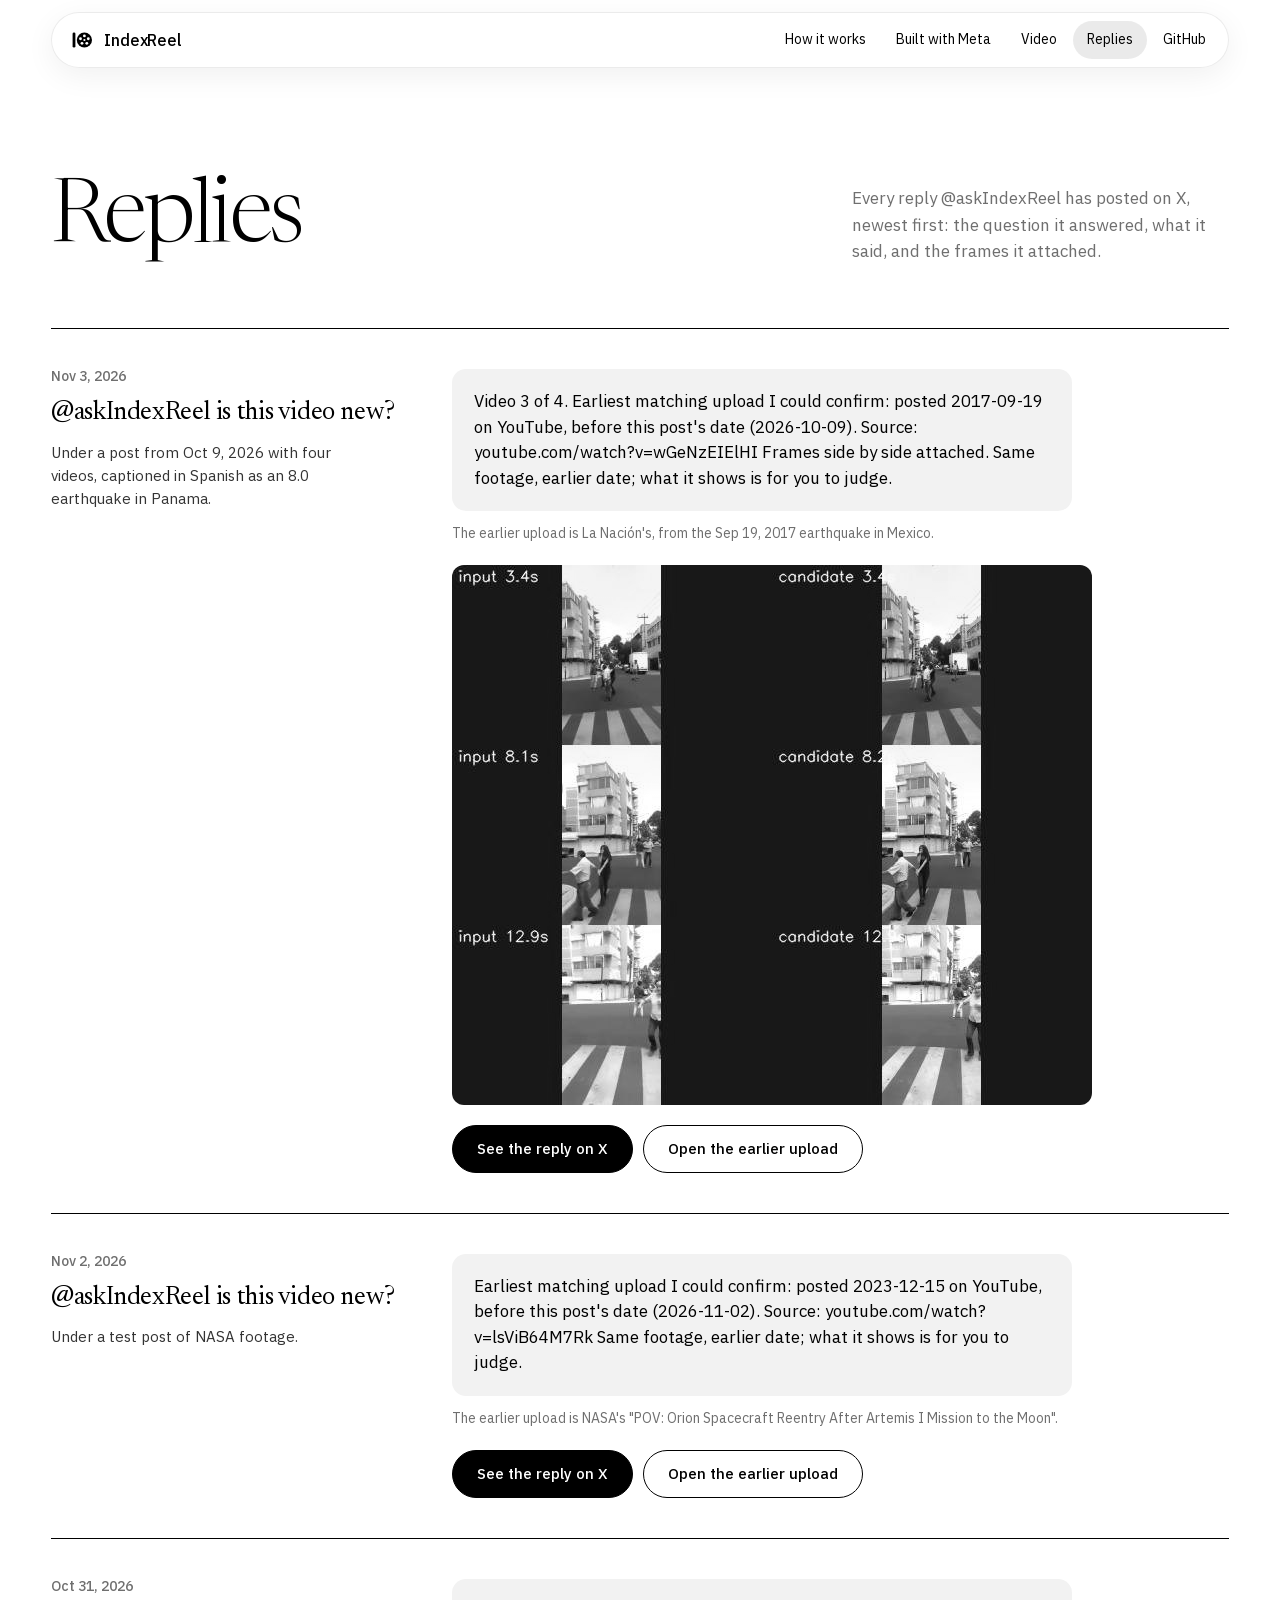
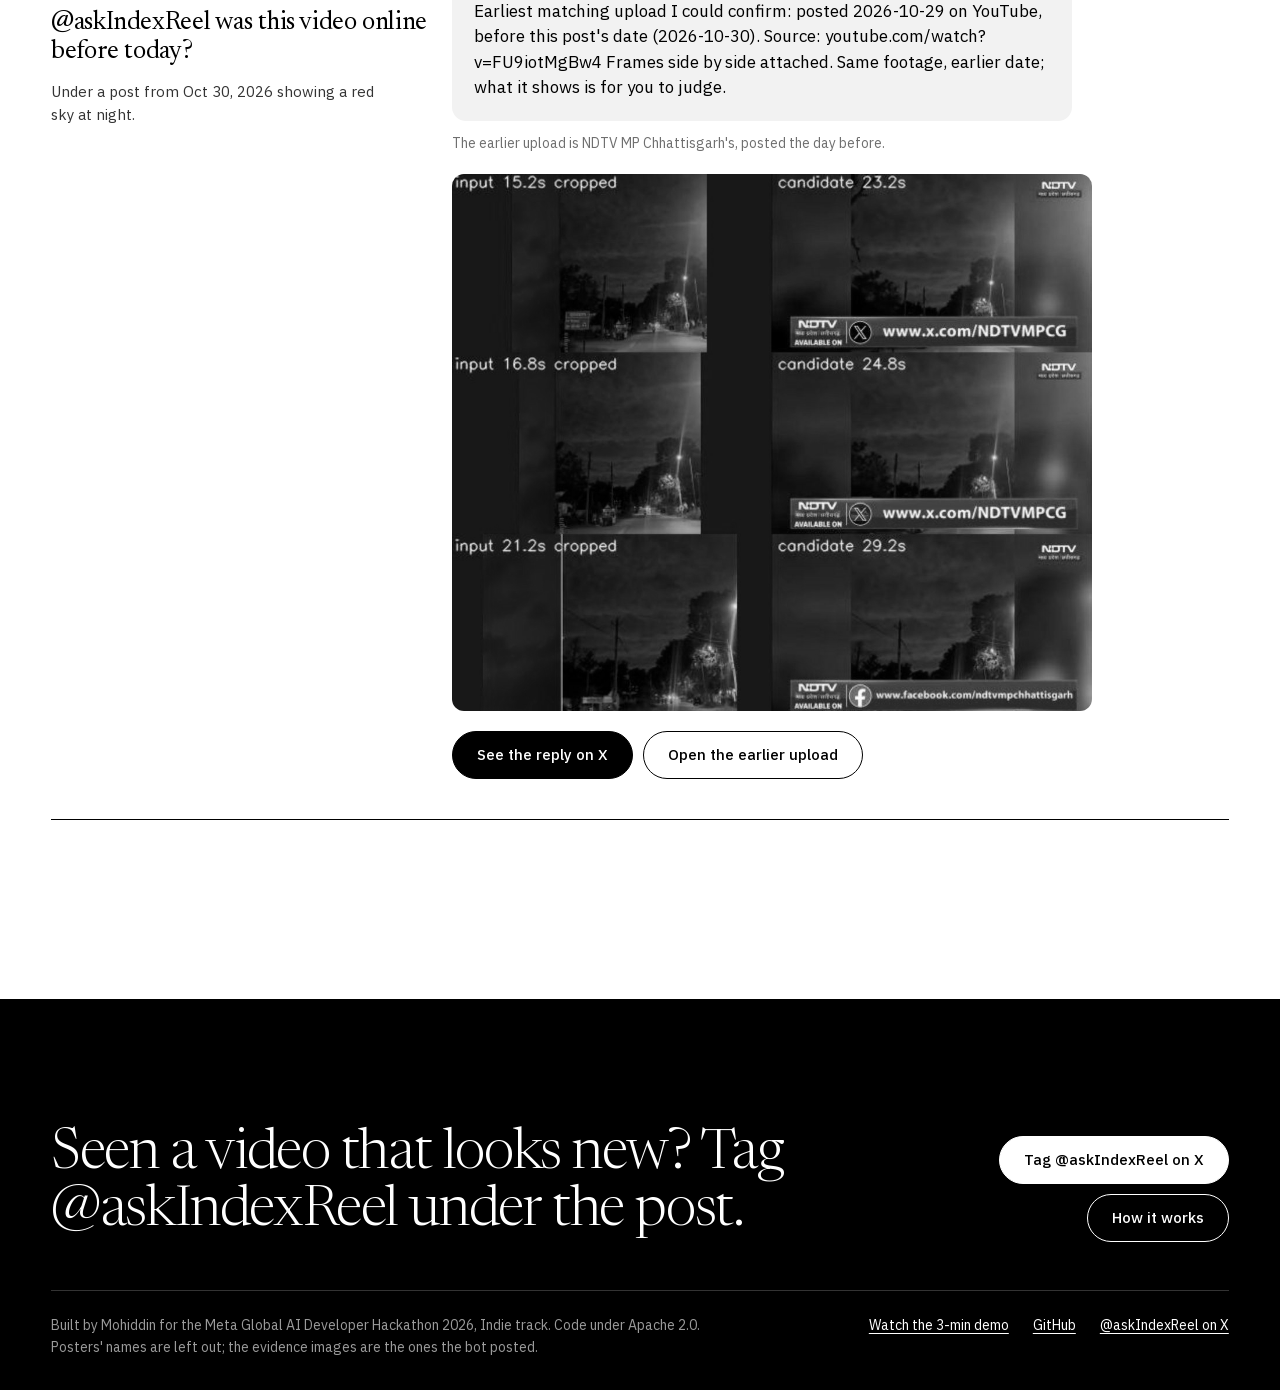
<file: site/replies.html>
<!doctype html>
<html lang="en">
<head>
<meta charset="utf-8">
<meta name="viewport" content="width=device-width, initial-scale=1">
<title>IndexReel replies</title>
<meta name="description" content="Every reply @askIndexReel has posted on X: the question, the reply, and the frames side by side.">
<link rel="canonical" href="https://mohiddin7.github.io/IndexReel/replies.html">
<link rel="icon" href="img/favicon-32.png" sizes="32x32">
<link rel="apple-touch-icon" href="img/favicon-180.png">
<meta property="og:type" content="website">
<meta property="og:site_name" content="IndexReel">
<meta property="og:title" content="IndexReel: every reply">
<meta property="og:description" content="Every reply @askIndexReel has posted on X: the question, the reply, and the frames side by side.">
<meta property="og:image" content="https://mohiddin7.github.io/IndexReel/img/og.png">
<meta property="og:image:width" content="1200">
<meta property="og:image:height" content="630">
<meta property="og:image:alt" content="IndexReel. Is this video really new? Earlier uploads of the same footage, with the frames side by side.">
<meta property="og:url" content="https://mohiddin7.github.io/IndexReel/replies.html">
<meta name="twitter:card" content="summary_large_image">
<link rel="preload" href="fonts/newsreader-latin.woff2" as="font" type="font/woff2" crossorigin>
<link rel="preload" href="fonts/plex-latin.woff2" as="font" type="font/woff2" crossorigin>
<script>document.documentElement.classList.add('js');</script>
<link rel="stylesheet" href="style.css">
</head>
<body>
<header class="top">
  <a class="brand" href="./" aria-label="IndexReel home">
    <svg viewBox="0 0 24 24" aria-hidden="true"><mask id="m1"><rect width="24" height="24" fill="#fff"/><g fill="#000"><circle cx="14.4" cy="12" r="1.1"/><circle cx="14.4" cy="7.9" r="1.4"/><circle cx="18.3" cy="10.73" r="1.4"/><circle cx="16.81" cy="15.32" r="1.4"/><circle cx="11.99" cy="15.32" r="1.4"/><circle cx="10.5" cy="10.73" r="1.4"/></g></mask><g fill="currentColor"><rect x="2.6" y="4.4" width="2.8" height="15.2" rx="1.4"/><g class="reel hd-reel"><circle cx="14.4" cy="12" r="7.6" mask="url(#m1)"/></g></g></svg>
    <span class="bw">IndexReel</span>
  </a>
  <nav><a class="hide-s" href="./#how">How it works</a><a class="hide-s" href="./#meta">Built with Meta</a><a href="video.html">Video</a><a href="replies.html" aria-current="page">Replies</a><a href="https://warmhop.com/r/MV4bPDoQ?ref=site">GitHub</a></nav>
</header>

<main>
<section aria-labelledby="replies-h">
  <div class="head">
    <h1 id="replies-h" class="page-h">Replies</h1>
    <p class="muted">Every reply @askIndexReel has posted on X, newest first: the question it answered, what it said, and the frames it attached.</p>
  </div>
  <ol class="replies" id="replies"></ol>
  <noscript><p class="after">This list needs JavaScript. The replies are also on <a href="https://x.com/askIndexReel/with_replies">@askIndexReel's profile</a>.</p></noscript>
</section>

<section class="close ink" aria-label="Try it">
  <div class="ask">
    <p>Seen a video that looks new? Tag @askIndexReel under the post.</p>
    <div class="cta"><a class="btn solid" href="https://x.com/askIndexReel">Tag @askIndexReel on X</a><a class="btn" href="./">How it works</a></div>
  </div>
  <div class="foot">
    <p class="muted">Built by Mohiddin for the Meta Global AI Developer Hackathon 2026, Indie track. Code under Apache 2.0. Posters' names are left out; the evidence images are the ones the bot posted.</p>
    <p class="links"><a href="video.html">Watch the 3-min demo</a><a href="https://warmhop.com/r/MV4bPDoQ?ref=site">GitHub</a><a href="https://x.com/askIndexReel">@askIndexReel on X</a></p>
  </div>
</section>
</main>

<script src="replies.js"></script>
<script>
// Cards are built with textContent, so the data file can't inject markup.
(() => {
  const el = (tag, cls, text) => { const e = document.createElement(tag); if (cls) e.className = cls; if (text != null) e.textContent = text; return e; };
  const fmt = d => new Date(d + 'T12:00:00Z').toLocaleDateString('en-US', { month: 'short', day: 'numeric', year: 'numeric', timeZone: 'UTC' });
  const list = document.getElementById('replies');
  (window.REPLIES || []).filter(r => r.show !== false).forEach(r => {
    const li = el('li', 'reply');
    const meta = el('div', 'r-meta');
    meta.append(el('p', 'r-date', fmt(r.date)), el('p', 'r-q', r.question), el('p', 'r-ctx', r.context));
    const body = el('div', 'r-body');
    body.append(el('blockquote', 'r-text', r.reply));
    if (r.note) body.append(el('p', 'r-note', r.note));
    if (r.card) { const img = el('img', 'r-card'); img.src = r.card; img.alt = 'The evidence image the bot attached: frames from the post\'s video and the earlier upload, side by side.'; img.loading = 'lazy'; body.append(img); }
    const links = el('p', 'r-links');
    const a = el('a', 'btn solid', 'See the reply on X'); a.href = 'https://x.com/askIndexReel/status/' + r.id;
    links.append(a);
    if (r.source) { const s = el('a', 'btn', 'Open the earlier upload'); s.href = r.source; links.append(s); }
    body.append(links);
    li.append(meta, body);
    list.append(li);
  });
  const reel = document.querySelector('.hd-reel');
  if (reel && !matchMedia('(prefers-reduced-motion: reduce)').matches)
    reel.animate([{ transform: 'rotate(-360deg)' }, { transform: 'rotate(0deg)' }], { duration: 1200, easing: 'cubic-bezier(.16,1,.3,1)' });
})();
</script>
</body>
</html>
</file>
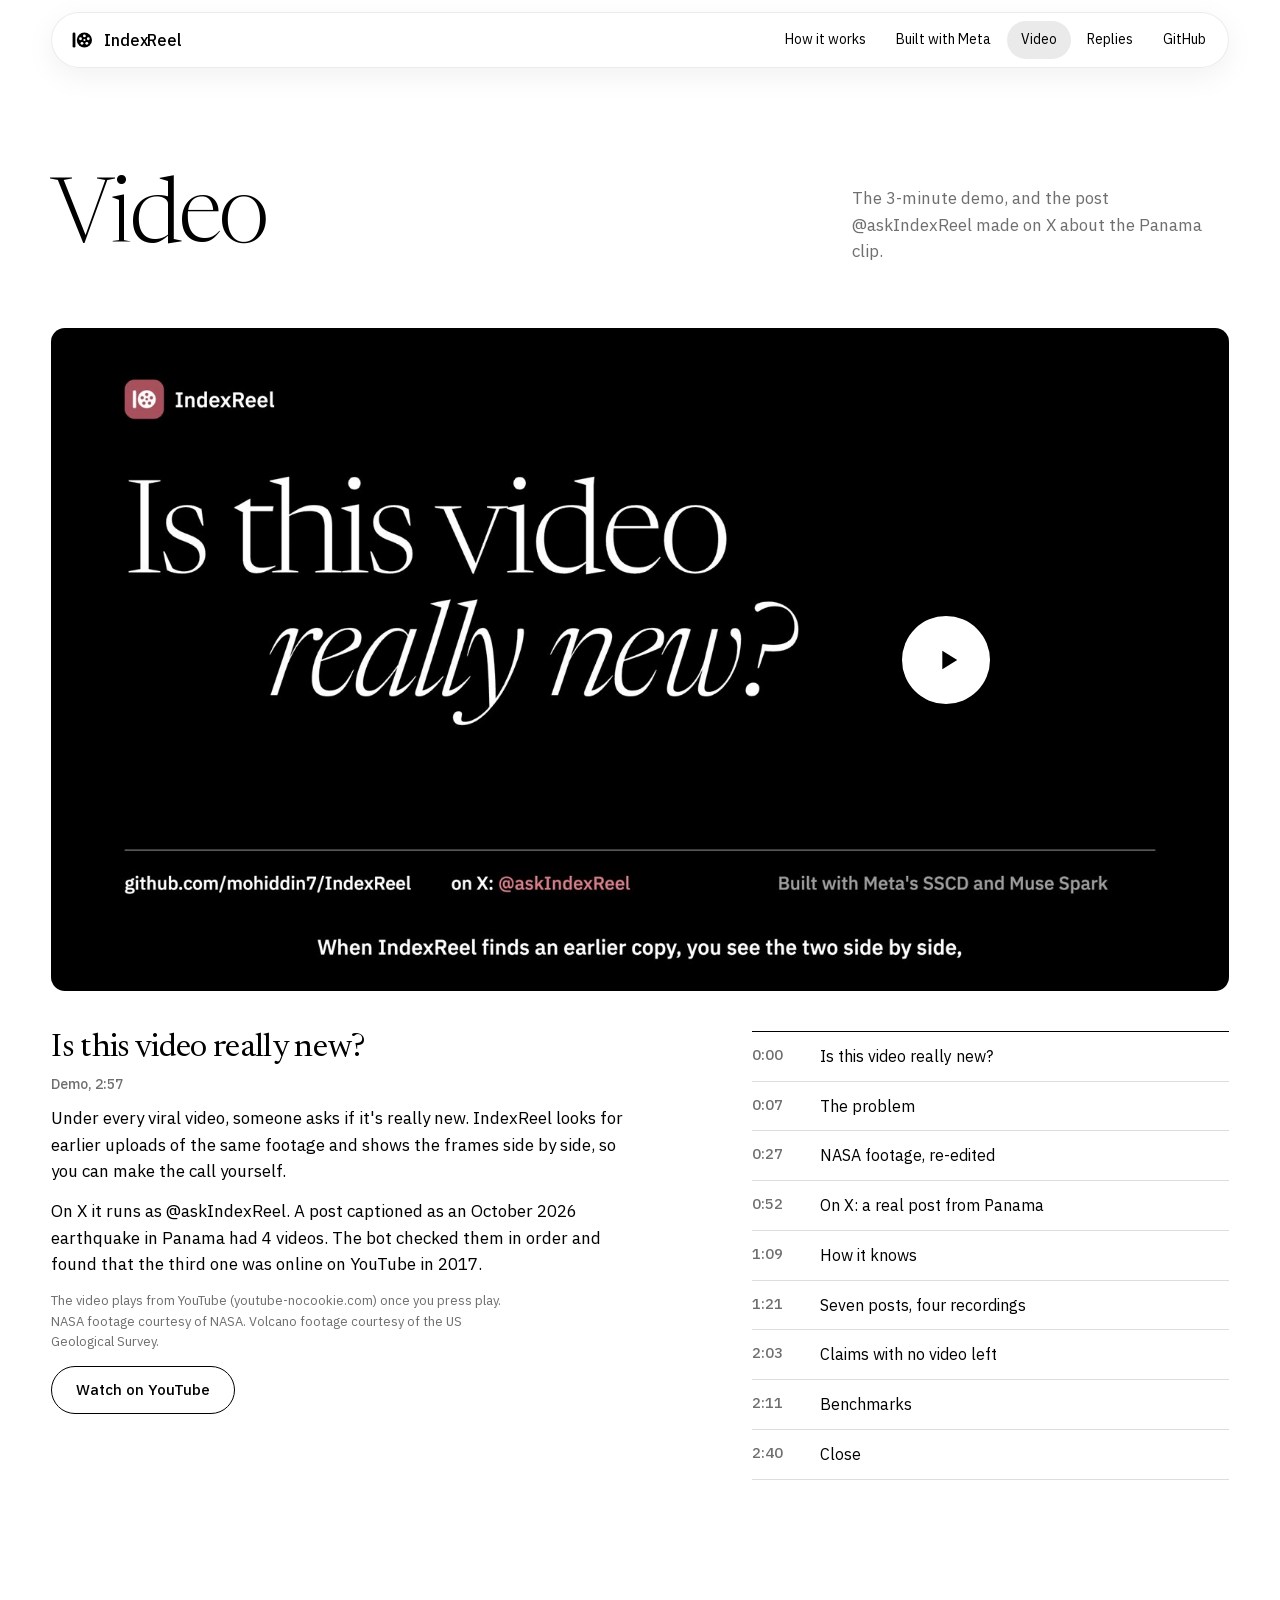
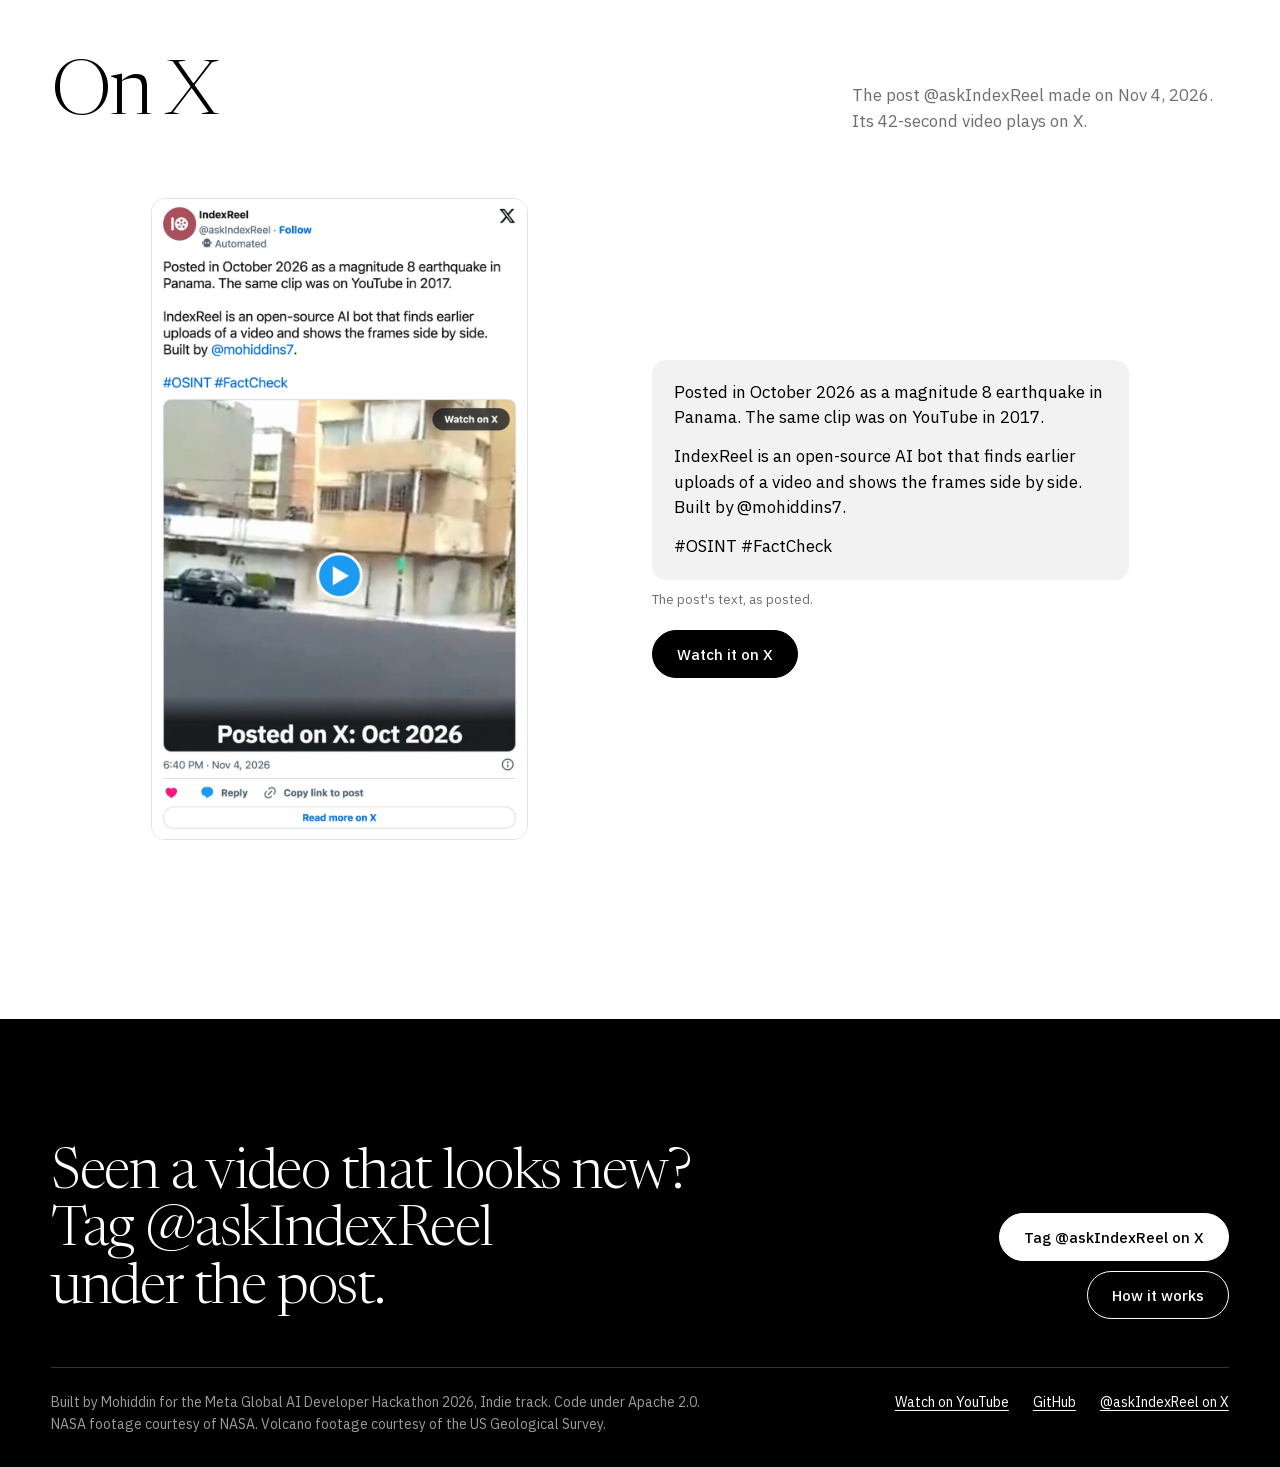
<file: site/video.html>
<!doctype html>
<html lang="en">
<head>
<meta charset="utf-8">
<meta name="viewport" content="width=device-width, initial-scale=1">
<title>IndexReel video</title>
<meta name="description" content="The 3-minute IndexReel demo, and the post @askIndexReel made on X about a clip shared as a 2026 earthquake in Panama that was on YouTube in 2017.">
<link rel="canonical" href="https://mohiddin7.github.io/IndexReel/video.html">
<link rel="icon" href="img/favicon-32.png" sizes="32x32">
<link rel="apple-touch-icon" href="img/favicon-180.png">
<meta property="og:type" content="website">
<meta property="og:site_name" content="IndexReel">
<meta property="og:title" content="IndexReel: the demo and the post on X">
<meta property="og:description" content="The 3-minute IndexReel demo, and the post @askIndexReel made on X about a clip shared as a 2026 earthquake in Panama that was on YouTube in 2017.">
<meta property="og:image" content="https://mohiddin7.github.io/IndexReel/img/og.png">
<meta property="og:image:width" content="1200">
<meta property="og:image:height" content="630">
<meta property="og:image:alt" content="IndexReel. Is this video really new? Earlier uploads of the same footage, with the frames side by side.">
<meta property="og:url" content="https://mohiddin7.github.io/IndexReel/video.html">
<meta name="twitter:card" content="summary_large_image">
<link rel="preload" href="fonts/newsreader-latin.woff2" as="font" type="font/woff2" crossorigin>
<link rel="preload" href="fonts/plex-latin.woff2" as="font" type="font/woff2" crossorigin>
<script>document.documentElement.classList.add('js');</script>
<link rel="stylesheet" href="style.css">
<script type="application/ld+json">{"@context":"https://schema.org","@type":"VideoObject","name":"IndexReel: is this video really new?","description":"Under every viral video, someone asks if it's really new. IndexReel looks for earlier uploads of the same footage and shows the frames side by side, so you can make the call yourself. On X it runs as @askIndexReel. A post captioned as an October 2026 earthquake in Panama had 4 videos. The bot checked them in order and found that the third one was online on YouTube in 2017.","thumbnailUrl":"https://mohiddin7.github.io/IndexReel/img/video/demo-poster.jpg","uploadDate":"2026-11-04","duration":"PT2M57S","embedUrl":"https://www.youtube-nocookie.com/embed/pVG6McdjDR8","contentUrl":"https://youtu.be/pVG6McdjDR8","hasPart":[{"@type":"Clip","name":"Is this video really new?","startOffset":0,"endOffset":7,"url":"https://youtu.be/pVG6McdjDR8?t=0"},{"@type":"Clip","name":"The problem","startOffset":7,"endOffset":27,"url":"https://youtu.be/pVG6McdjDR8?t=7"},{"@type":"Clip","name":"NASA footage, re-edited","startOffset":27,"endOffset":52,"url":"https://youtu.be/pVG6McdjDR8?t=27"},{"@type":"Clip","name":"On X: a real post from Panama","startOffset":52,"endOffset":69,"url":"https://youtu.be/pVG6McdjDR8?t=52"},{"@type":"Clip","name":"How it knows","startOffset":69,"endOffset":81,"url":"https://youtu.be/pVG6McdjDR8?t=69"},{"@type":"Clip","name":"Seven posts, four recordings","startOffset":81,"endOffset":123,"url":"https://youtu.be/pVG6McdjDR8?t=81"},{"@type":"Clip","name":"Claims with no video left","startOffset":123,"endOffset":131,"url":"https://youtu.be/pVG6McdjDR8?t=123"},{"@type":"Clip","name":"Benchmarks","startOffset":131,"endOffset":160,"url":"https://youtu.be/pVG6McdjDR8?t=131"},{"@type":"Clip","name":"Close","startOffset":160,"endOffset":177,"url":"https://youtu.be/pVG6McdjDR8?t=160"}]}</script>
</head>
<body>
<header class="top">
  <a class="brand" href="./" aria-label="IndexReel home">
    <svg viewBox="0 0 24 24" aria-hidden="true"><mask id="m1"><rect width="24" height="24" fill="#fff"/><g fill="#000"><circle cx="14.4" cy="12" r="1.1"/><circle cx="14.4" cy="7.9" r="1.4"/><circle cx="18.3" cy="10.73" r="1.4"/><circle cx="16.81" cy="15.32" r="1.4"/><circle cx="11.99" cy="15.32" r="1.4"/><circle cx="10.5" cy="10.73" r="1.4"/></g></mask><g fill="currentColor"><rect x="2.6" y="4.4" width="2.8" height="15.2" rx="1.4"/><g class="reel hd-reel"><circle cx="14.4" cy="12" r="7.6" mask="url(#m1)"/></g></g></svg>
    <span class="bw">IndexReel</span>
  </a>
  <nav><a class="hide-s" href="./#how">How it works</a><a class="hide-s" href="./#meta">Built with Meta</a><a href="video.html" aria-current="page">Video</a><a href="replies.html">Replies</a><a href="https://warmhop.com/r/MV4bPDoQ?ref=site">GitHub</a></nav>
</header>

<main>
<section aria-labelledby="video-h">
  <div class="head">
    <h1 id="video-h" class="page-h">Video</h1>
    <p class="muted">The 3-minute demo, and the post @askIndexReel made on X about the Panama clip.</p>
  </div>
  <div class="demo">
    <div class="facade" id="demo">
      <button type="button" class="play" aria-label="Play the 3-minute demo. This loads the video from YouTube.">
        <img src="img/video/demo-poster.jpg" width="1600" height="900" alt="The demo's closing card: Is this video really new? IndexReel, github.com/mohiddin7/IndexReel, on X: @askIndexReel.">
        <span class="pbtn" aria-hidden="true"><svg viewBox="0 0 24 24"><path d="M8 5.5v13l10.5-6.5z"/></svg></span>
      </button>
    </div>
    <div class="demo-info">
      <div class="demo-text">
        <h2 class="demo-h">Is this video really new?<small>Demo, 2:57</small></h2>
        <p>Under every viral video, someone asks if it's really new. IndexReel looks for earlier uploads of the same footage and shows the frames side by side, so you can make the call yourself.</p>
        <p>On X it runs as @askIndexReel. A post captioned as an October 2026 earthquake in Panama had 4 videos. The bot checked them in order and found that the third one was online on YouTube in 2017.</p>
        <p class="n">The video plays from YouTube (youtube-nocookie.com) once you press play. NASA footage courtesy of NASA. Volcano footage courtesy of the US Geological Survey.</p>
        <p class="r-links"><a class="btn" href="https://warmhop.com/r/nzzJUdw5?ref=site">Watch on YouTube</a></p>
      </div>
      <ol class="chapters" aria-label="Chapters">
        <li><span>0:00</span>Is this video really new?</li>
        <li><span>0:07</span>The problem</li>
        <li><span>0:27</span>NASA footage, re-edited</li>
        <li><span>0:52</span>On X: a real post from Panama</li>
        <li><span>1:09</span>How it knows</li>
        <li><span>1:21</span>Seven posts, four recordings</li>
        <li><span>2:03</span>Claims with no video left</li>
        <li><span>2:11</span>Benchmarks</li>
        <li><span>2:40</span>Close</li>
      </ol>
    </div>
  </div>
</section>

<section aria-labelledby="post-h">
  <div class="head">
    <h2 id="post-h">On X</h2>
    <p class="muted">The post @askIndexReel made on Nov 4, 2026. Its 42-second video plays on X.</p>
  </div>
  <div class="xpost">
    <a class="xp-card" href="https://warmhop.com/r/eTNpZtgj?ref=site" aria-label="Watch the post's video on X">
      <img src="img/video/x-post.jpg" width="900" height="1536" loading="lazy" alt="Screenshot of the post on X by @askIndexReel, Nov 4, 2026: its text, with the first frame of its video captioned Posted on X: Oct 2026.">
    </a>
    <div class="xp-text">
      <blockquote><p>Posted in October 2026 as a magnitude 8 earthquake in Panama. The same clip was on YouTube in 2017.</p><p>IndexReel is an open-source AI bot that finds earlier uploads of a video and shows the frames side by side. Built by @mohiddins7.</p><p>#OSINT #FactCheck</p></blockquote>
      <p class="n">The post's text, as posted.</p>
      <p class="r-links"><a class="btn solid" href="https://warmhop.com/r/eTNpZtgj?ref=site">Watch it on X</a></p>
    </div>
  </div>
</section>

<section class="close ink" aria-label="Try it">
  <div class="ask">
    <p>Seen a video that looks new?<br>Tag @askIndexReel<br>under the post.</p>
    <div class="cta"><a class="btn solid" href="https://x.com/askIndexReel">Tag @askIndexReel on X</a><a class="btn" href="./">How it works</a></div>
  </div>
  <div class="foot">
    <p class="muted">Built by Mohiddin for the Meta Global AI Developer Hackathon 2026, Indie track. Code under Apache 2.0. NASA footage courtesy of NASA. Volcano footage courtesy of the US Geological Survey.</p>
    <p class="links"><a href="https://warmhop.com/r/nzzJUdw5?ref=site">Watch on YouTube</a><a href="https://warmhop.com/r/MV4bPDoQ?ref=site">GitHub</a><a href="https://x.com/askIndexReel">@askIndexReel on X</a></p>
  </div>
</section>
</main>

<script>
// Click-to-load: nothing is requested from YouTube until the visitor presses play.
(() => {
  const demo = document.getElementById('demo');
  demo.querySelector('.play').addEventListener('click', () => {
    const f = document.createElement('iframe');
    f.src = 'https://www.youtube-nocookie.com/embed/pVG6McdjDR8?autoplay=1';
    f.title = 'IndexReel demo, 2:57';
    f.allow = 'autoplay; encrypted-media; picture-in-picture; fullscreen';
    f.allowFullscreen = true;
    demo.replaceChildren(f);
    f.focus();
  });
  const reel = document.querySelector('.hd-reel');
  if (reel && !matchMedia('(prefers-reduced-motion: reduce)').matches)
    reel.animate([{ transform: 'rotate(-360deg)' }, { transform: 'rotate(0deg)' }], { duration: 1200, easing: 'cubic-bezier(.16,1,.3,1)' });
})();
</script>
</body>
</html>
</file>
<file: site/style.css>
/* Self-hosted variable fonts (SIL Open Font License; licences in fonts/). */
@font-face{font-family:"Newsreader";src:url(fonts/newsreader-latin.woff2) format("woff2");font-weight:300 600;font-display:swap;unicode-range:U+0000-00FF,U+0131,U+0152-0153,U+02BB-02BC,U+02C6,U+02DA,U+02DC,U+0304,U+0308,U+0329,U+2000-206F,U+20AC,U+2122,U+2191,U+2193,U+2212,U+2215,U+FEFF,U+FFFD}
@font-face{font-family:"Newsreader";src:url(fonts/newsreader-latin-ext.woff2) format("woff2");font-weight:300 600;font-display:swap;unicode-range:U+0100-02BA,U+02BD-02C5,U+02C7-02CC,U+02CE-02D7,U+02DD-02FF,U+1E00-1E9F,U+1EF2-1EFF,U+2020,U+20A0-20AB,U+20AD-20C4,U+2113,U+2C60-2C7F,U+A720-A7FF}
@font-face{font-family:"IBM Plex Sans";src:url(fonts/plex-latin.woff2) format("woff2");font-weight:400 600;font-display:swap;unicode-range:U+0000-00FF,U+0131,U+0152-0153,U+02BB-02BC,U+02C6,U+02DA,U+02DC,U+0304,U+0308,U+0329,U+2000-206F,U+20AC,U+2122,U+2191,U+2193,U+2212,U+2215,U+FEFF,U+FFFD}
@font-face{font-family:"IBM Plex Sans";src:url(fonts/plex-latin-ext.woff2) format("woff2");font-weight:400 600;font-display:swap;unicode-range:U+0100-02BA,U+02BD-02C5,U+02C7-02CC,U+02CE-02D7,U+02DD-02FF,U+1E00-1E9F,U+1EF2-1EFF,U+2020,U+20A0-20AB,U+20AD-20C4,U+2113,U+2C60-2C7F,U+A720-A7FF}
:root{
  --paper:#fff;--ink:#000;--grey:#6f6f6f;
  --rose:#a8515c;--rose-on-ink:#d67a84; /* the one colour, three places: the rolled-back date, the diagonal, the active step */
  --serif:"Newsreader",Georgia,serif;--sans:"IBM Plex Sans",system-ui,sans-serif;
  --gut:clamp(16px,4vw,64px);
  --expo:cubic-bezier(.16,1,.3,1);
}
*{box-sizing:border-box}
html{-webkit-text-size-adjust:100%}
body{margin:0;background:var(--paper);color:var(--ink);font:400 1rem/1.55 var(--sans);-webkit-font-smoothing:antialiased;text-rendering:optimizeLegibility}
img{display:block;max-width:100%;height:auto}
a{color:inherit;text-underline-offset:.2em;text-decoration-thickness:1px}
a:focus-visible,button:focus-visible{outline:2px solid currentColor;outline-offset:4px}
h1,h2,h3,p,ol,ul,figure,pre{margin:0}
ol,ul{padding:0;list-style:none}
.ink{background:var(--ink);color:var(--paper)}
.muted{color:var(--grey)}
.ink .muted{color:#9a9a9a}
.tab{font-variant-numeric:tabular-nums}
.tag{display:inline-block;padding:3px 8px;border:1px solid currentColor;border-radius:999px;font:500 .6875rem/1.2 var(--sans);letter-spacing:.01em;color:var(--ink)}

/* loader: the reel turns once, then the page opens */
.loader{display:none}
.motion .loader{display:flex;position:fixed;inset:0;z-index:50;background:var(--ink);color:var(--paper);align-items:center;justify-content:center;gap:18px;clip-path:inset(0 0 0 0)}
.loader svg{width:64px;height:64px}
.loader .word{font:400 2.5rem/1.1 var(--serif);letter-spacing:-.02em;overflow:hidden}
.loader .word span{display:block}
.reel{transform-box:fill-box;transform-origin:center}
@keyframes spin{to{transform:rotate(360deg)}}

/* header: a floating frosted card; content passes behind it. Turns dark over black sections. */
.top{position:fixed;top:12px;left:var(--gut);right:var(--gut);z-index:40;display:flex;justify-content:space-between;align-items:center;padding:8px 8px 8px 18px;border-radius:999px;color:var(--ink);background:rgba(255,255,255,.62);-webkit-backdrop-filter:blur(18px) saturate(1.5);backdrop-filter:blur(18px) saturate(1.5);border:1px solid rgba(0,0,0,.08);box-shadow:0 8px 30px rgba(0,0,0,.06);transition:background .35s,color .35s,border-color .35s}
.top.dark{color:#fff;background:rgba(28,28,28,.55);border-color:rgba(255,255,255,.12);box-shadow:none}
.brand{display:flex;align-items:center;gap:10px;font:500 1rem/1 var(--sans);text-decoration:none;letter-spacing:-.01em}
.brand svg{width:24px;height:24px}
@media (prefers-reduced-motion:no-preference){.brand:hover .reel{animation:spin .9s var(--expo)}}
.top nav{display:flex;gap:2px;font-size:.875rem}
.top nav a{text-decoration:none;padding:8px 14px;border-radius:999px;transition:background .2s}
.top nav a:hover{background:rgba(127,127,127,.16)}

.btn{display:inline-flex;align-items:center;min-height:48px;padding:0 24px;border:1px solid currentColor;border-radius:999px;font:500 .9375rem/1 var(--sans);text-decoration:none;transition:background .2s,color .2s}
.btn.solid{background:var(--ink);color:var(--paper);border-color:var(--ink)}
.btn:hover{background:var(--ink);color:var(--paper)}
.btn.solid:hover{background:var(--paper);color:var(--ink)}
.ink .btn.solid{background:var(--paper);color:var(--ink);border-color:var(--paper)}
.ink .btn:hover{background:var(--paper);color:var(--ink)}
.ink .btn.solid:hover{background:var(--ink);color:var(--paper)}

/* hero */
.sr{position:absolute;width:1px;height:1px;overflow:hidden;clip:rect(0 0 0 0);white-space:nowrap}
.hero{min-height:100svh;display:grid;grid-template-rows:1fr auto auto;padding:112px var(--gut) 40px}
.hero h1{align-self:end;font:300 clamp(3.5rem,12.4vw,15rem)/.92 var(--serif);font-variation-settings:"opsz" 72;letter-spacing:-.035em}
.hero h1 .ln{display:block;overflow:hidden;padding:.14em 0 .08em;margin:-.14em 0 -.08em}
.hero h1 .ln span{display:block}
.hero h1 .ln+.ln{padding-left:12vw}
.hook{display:grid}
.q{grid-area:1/1;display:none}
.q.final,.motion .q{display:block}
.hero-sub{display:flex;flex-wrap:wrap;align-items:center;gap:12px 20px;margin:28px 0 44px;font:400 clamp(1.125rem,1.6vw,1.5rem)/1.35 var(--serif)}
.hero-sub .tags{display:flex;gap:6px}
.hero-sub a{font:500 .9375rem/1 var(--sans)}
.hero-foot{display:grid;grid-template-columns:repeat(12,1fr);gap:24px;align-items:end;padding-top:40px;border-top:1px solid var(--ink)}
.hero-foot .lede{grid-column:1/6;font-size:clamp(1.0625rem,1.35vw,1.3rem);line-height:1.45}
.hero-foot .cta{grid-column:6/13;display:flex;flex-wrap:wrap;gap:10px;justify-content:flex-end}

/* section heads */
.head{display:grid;grid-template-columns:repeat(12,1fr);gap:24px;padding:clamp(96px,14vw,200px) var(--gut) clamp(40px,5vw,72px)}
.head h2{grid-column:1/8;font:300 clamp(2.5rem,6vw,6.5rem)/.98 var(--serif);letter-spacing:-.03em}
.head p{grid-column:9/13;align-self:end;font-size:1.0625rem;max-width:42ch}

/* the rewind: pinned while the date rolls back nine years */
.rewind{height:360vh}
.rw{position:sticky;top:0;height:100svh;overflow:hidden;display:grid;grid-template-columns:repeat(12,1fr);grid-template-rows:auto minmax(0,1fr) auto;gap:20px 24px;padding:84px var(--gut) 24px}
.rw-text{display:contents}
.rw-head{grid-column:1/-1;grid-row:1}
.rw-head h2{font:400 1.125rem/1.3 var(--sans);color:#9a9a9a;margin-bottom:10px}
.date{font:500 clamp(3.25rem,11vw,13rem)/.9 var(--sans);height:.9em;overflow:hidden;letter-spacing:-.05em;font-variant-numeric:tabular-nums;white-space:nowrap;color:var(--paper);margin-left:-.05em}
.dwrap{display:block;transform:translateY(-50%)}
.dwrap span{display:block;height:.9em}
.rule{height:2px;margin-top:18px;background:rgba(255,255,255,.14)}
.rule i{display:block;height:100%;width:100%;background:var(--rose-on-ink);transform-origin:left;transform:scaleX(var(--p,1))}
.caps{grid-column:1/5;grid-row:2;align-self:end;max-width:34ch;font:400 clamp(1.125rem,1.6vw,1.5rem)/1.4 var(--serif)}
.rw-cta{grid-column:1/5;grid-row:3;align-self:end}
.caps p+p{margin-top:1em}
.motion .caps{position:relative;min-height:9.5em}
.motion .caps p{position:absolute;inset:0 auto auto 0;margin:0}
.rw-shots{grid-column:5/13;grid-row:2;min-height:0;display:flex;gap:clamp(12px,2vw,28px);justify-content:flex-end;align-items:flex-end}
.shot{position:relative;height:100%;max-height:100%;aspect-ratio:var(--ar);border-radius:14px;overflow:hidden;background:#fff;container-type:inline-size;flex:0 1 auto}
.shot img{width:100%;height:100%;object-fit:contain}
.shot-a{--ar:1100/1242}.shot-b{--ar:1100/1368}
.tr{position:absolute;left:11.6%;top:8.4%;width:82%;height:27.8%;background:#fff;color:#0f1419;font:400 2.45cqw/1.48 "Helvetica Neue",Helvetica,Arial,sans-serif;transition:opacity .35s var(--expo)}
.tr p+p{margin-top:1.48em}
.tr .h{color:#536471}
.tr small{position:absolute;right:0;bottom:0;font:500 1.7cqw/1 var(--sans);color:#fff;background:#000;padding:.45em .7em;border-radius:99px}
.shot.orig .tr{opacity:0}
.seg{display:inline-flex;padding:3px;border-radius:999px;border:1px solid #444}
.seg button{font:500 .8125rem/1 var(--sans);padding:8px 14px;border:0;border-radius:999px;background:none;color:#bdbdbd;cursor:pointer}
.seg button[aria-pressed="true"]{background:#fff;color:#000}
.rw-foot{grid-column:5/13;grid-row:3;display:flex;justify-content:space-between;align-items:center;gap:16px;font-size:.8125rem;color:#9a9a9a}

/* how it works: the steps scroll, the stage stays */
.how-grid{display:grid;grid-template-columns:repeat(12,1fr);gap:24px;padding:0 var(--gut)}
.steps{grid-column:1/5;counter-reset:s}
.step{min-height:88vh;display:flex;flex-direction:column;justify-content:center;padding:40px 0;counter-increment:s}
.js .step{opacity:.28;transition:opacity .5s var(--expo)}
.js .step.on{opacity:1}
.step::before{content:"0" counter(s);font:500 .875rem/1 var(--sans);font-variant-numeric:tabular-nums;margin-bottom:20px;color:var(--grey)}
.step.on::before{color:var(--rose)}
.step h3{font:400 clamp(1.75rem,2.6vw,2.5rem)/1.05 var(--serif);letter-spacing:-.02em;margin-bottom:16px}
.step p{font-size:1rem;max-width:44ch;color:#333}
.step .tags{display:flex;flex-wrap:wrap;gap:6px;margin-top:18px}
code{font:500 .875em/1 var(--sans);background:#f0f0f0;padding:.15em .4em;border-radius:4px}
.stage{grid-column:6/13;position:sticky;top:0;height:100svh;display:flex;flex-direction:column;justify-content:center;padding:116px 0 28px}
.stage-top{display:flex;justify-content:space-between;align-items:baseline;margin-bottom:12px;font:400 clamp(1.25rem,1.6vw,1.625rem)/1 var(--serif)}
.stage-top .count{font:500 .8125rem/1 var(--sans);color:var(--grey);font-variant-numeric:tabular-nums}
.prog{height:2px;background:#e6e6e6;margin-bottom:28px}
.prog i{display:block;height:100%;background:var(--ink);transform-origin:left;transform:scaleX(.2);transition:transform .6s var(--expo)}
.box{display:grid;gap:56px}
.js .box{position:relative;aspect-ratio:16/11;width:100%;display:block}
.viz{display:flex;flex-direction:column;justify-content:center;gap:14px}
.js .viz{position:absolute;inset:0;opacity:0;transform:translateY(12px) scale(.985);transition:opacity .22s ease,transform .22s ease;pointer-events:none}
.js .viz.on{opacity:1;transform:none;pointer-events:auto;transition:opacity .5s var(--expo) .24s,transform .7s var(--expo) .24s}
.lbl{font:500 .8125rem/1.2 var(--sans);color:var(--grey);display:flex;justify-content:space-between;gap:12px}
.strip{display:grid;grid-template-columns:repeat(6,1fr);gap:4px}
.strip img{aspect-ratio:16/10;object-fit:cover;width:100%;border-radius:3px}
.ticks{display:grid;grid-template-columns:repeat(6,1fr);gap:4px;font:400 .75rem/1 var(--sans);color:var(--grey);font-variant-numeric:tabular-nums}
.emb{display:grid;grid-template-columns:minmax(0,96px) minmax(0,96px) 1fr;gap:10px 14px;align-items:center}
.emb img{width:100%;aspect-ratio:16/10;object-fit:cover;border-radius:3px}
.emb img.flip{transform:scaleX(-1)}
.bars{display:flex;align-items:center;gap:2px;height:52px}
.bars i{flex:1;background:var(--ink);border-radius:1px;min-height:1px}
.gridwrap{display:grid;grid-template-columns:auto auto;grid-template-rows:1fr auto;gap:8px;height:100%;justify-content:start}
.ylab{writing-mode:vertical-rl;transform:rotate(180deg);font:500 .75rem/1 var(--sans);color:var(--grey);text-align:center}
.xlab{grid-column:2;font:500 .75rem/1 var(--sans);color:var(--grey);text-align:center}
.sim{display:grid;grid-template-columns:repeat(18,1fr);gap:2px;aspect-ratio:1;height:100%;min-height:0}
.sim i{background:#000;border-radius:1px}
.sim i.d{outline:1.5px solid var(--rose);outline-offset:-1px}
.viz[data-v="2"]{flex-direction:row;align-items:stretch;gap:28px}
.legend{align-self:flex-end;flex:1;min-width:150px;font-size:.8125rem;line-height:1.45;color:#333}
.legend b{display:block;font:500 2.5rem/1 var(--sans);letter-spacing:-.03em;color:var(--ink);font-variant-numeric:tabular-nums;margin:6px 0 8px}
.check{display:grid;grid-template-columns:1fr 1fr;gap:6px}
.check img{width:100%;aspect-ratio:16/10;object-fit:cover;border-radius:3px}
.qs li{display:grid;grid-template-columns:1fr auto;gap:16px;padding:11px 0;border-top:1px solid #ddd;font-size:.9375rem}
.qs li span:last-child{color:var(--grey)}
.ev{display:grid;gap:6px;width:min(100%,560px)}
.ev .row{display:grid;grid-template-columns:44px 1fr 1fr;gap:10px;align-items:center;transition:opacity .25s}
.ev:hover .row{opacity:.35}
.ev:hover .row:hover,.ev .row.hd{opacity:1}
.ev img{width:100%;aspect-ratio:16/10;object-fit:cover;border-radius:3px}
.ev span{font:500 .75rem/1.2 var(--sans);color:var(--grey);font-variant-numeric:tabular-nums}
.ev .row:hover span:first-child{color:var(--ink)}
.credit{margin-top:14px;font-size:.75rem;color:var(--grey)}

/* run it: the real command and its real output */
.run{display:grid;grid-template-columns:repeat(12,1fr);gap:24px;padding:0 var(--gut) clamp(120px,14vw,200px)}
.term{grid-column:1/9;background:var(--ink);color:#e6e6e6;border-radius:14px;padding:28px 28px 32px;overflow-x:auto}
.term pre .ol{visibility:visible}
.term pre{font:400 clamp(.75rem,.95vw,.9375rem)/1.7 ui-monospace,"SF Mono",Menlo,monospace}
.term .c{color:#fff}
.term .p{color:#7a7a7a}
.caret{display:inline-block;width:.6em;height:1.1em;vertical-align:-.15em;background:#e6e6e6;animation:blink 1s steps(1) infinite}
@keyframes blink{50%{opacity:0}}
.run-side{grid-column:9/13;align-self:end;font-size:.9375rem;color:#333}
.run-side p+p{margin-top:1em}

/* the statement */
.say{padding:clamp(120px,16vw,240px) var(--gut)}
.say p.big{font:300 clamp(2.25rem,6.2vw,7rem)/1.02 var(--serif);letter-spacing:-.03em;max-width:17ch}
.say .sub{display:grid;grid-template-columns:repeat(12,1fr);gap:24px;margin-top:clamp(48px,6vw,96px)}
.say .sub p{grid-column:7/12;font-size:1.0625rem;max-width:46ch}

/* Meta models */
.models{padding:0 var(--gut)}
.models li{display:grid;grid-template-columns:repeat(12,1fr);gap:24px;padding:28px 0;border-top:1px solid var(--ink)}
.models li:last-child{border-bottom:1px solid var(--ink)}
.grp{padding:0 var(--gut) 14px;font:500 .875rem/1 var(--sans);color:var(--grey)}
.models+.grp,.results+.grp{margin-top:64px}
.models h3{grid-column:1/4;font:400 clamp(1.375rem,2vw,1.875rem)/1.1 var(--serif);letter-spacing:-.015em}
.models h3 small{display:block;margin-top:8px;font:400 .8125rem/1.3 var(--sans);color:var(--grey);letter-spacing:0}
.models .does{grid-column:4/8;font-size:.9375rem}
.models .did{grid-column:8/13;font-size:.9375rem;color:#333}
.fine{padding:20px var(--gut) 0;font-size:.875rem;color:var(--grey);max-width:90ch}

/* results */
.results{display:grid;grid-template-columns:repeat(2,1fr);gap:24px;padding:0 var(--gut)}
.res{border-top:1px solid var(--ink);padding-top:22px}
.res .v{font:600 .875rem/1 var(--sans);letter-spacing:.02em;margin-bottom:22px}
.res h3{font:400 1.5rem/1.15 var(--serif);letter-spacing:-.015em;margin-bottom:14px}
.res p{font-size:.9375rem;color:#333}
.res .n{margin-top:14px;font-size:.8125rem;color:var(--grey)}
.after{padding:40px var(--gut) 0;font-size:1.0625rem}

/* questions: the same text as the FAQPage JSON-LD in the head */
.faq{padding:0 var(--gut)}
.qa{display:grid;grid-template-columns:repeat(12,1fr);gap:12px 24px;padding:28px 0;border-top:1px solid var(--ink)}
.qa:last-child{border-bottom:1px solid var(--ink)}
.qa h3{grid-column:1/6;font:400 clamp(1.375rem,2vw,1.875rem)/1.1 var(--serif);letter-spacing:-.015em}
.qa p{grid-column:7/13;font-size:1.0625rem;max-width:60ch}
.miss blockquote{margin:0 0 14px;padding:18px 20px;border-radius:14px;background:#f2f2f2;font:400 1.0625rem/1.45 var(--sans)}
.miss blockquote i{font-style:normal;color:var(--grey)}


/* close */
.close{margin-top:clamp(120px,14vw,200px);padding:clamp(80px,10vw,140px) var(--gut) 32px}
.close .ask{display:grid;grid-template-columns:repeat(12,1fr);gap:24px;align-items:end}
.close .ask p{grid-column:1/9;font:300 clamp(2rem,4.4vw,4.5rem)/1.02 var(--serif);letter-spacing:-.025em;text-wrap:balance}
.close .ask .cta{grid-column:9/13;display:flex;flex-wrap:wrap;gap:10px;justify-content:flex-end}
.wordmark{display:flex;align-items:center;gap:2.4vw;margin-top:clamp(96px,12vw,180px);font:300 clamp(4rem,17.5vw,22rem)/.8 var(--serif);letter-spacing:-.05em}
.wordmark svg{width:13vw;height:13vw;flex:none}
.foot{display:grid;grid-template-columns:repeat(12,1fr);gap:24px;margin-top:48px;padding-top:24px;border-top:1px solid #333;font-size:.875rem}
.foot p{grid-column:1/8}
.foot .links{grid-column:8/13;display:flex;flex-wrap:wrap;gap:24px;justify-content:flex-end}

@media (max-width:900px){
  .hero-foot .lede,.hero-foot .cta{grid-column:1/-1;justify-content:flex-start}
  .hero h1 .ln+.ln{padding-left:0}
  .head h2,.head p{grid-column:1/-1}
  .rewind{height:auto}
  .rw{position:static;height:auto;grid-template-columns:1fr;grid-template-rows:none;gap:18px;padding:88px var(--gut) 56px}
  .motion .caps{min-height:0}
  .motion .caps p{position:static}
  .motion .caps p+p{margin-top:1em}
  .rule{margin-top:10px}
  .caps,.rw-shots,.rw-foot{grid-column:1/-1}
  .caps{grid-row:2;font-size:1.0625rem}
  .motion .caps{min-height:6.2em}
  .rw-shots{grid-row:3;display:grid;grid-template-columns:1fr;gap:14px}
  .shot{height:auto;width:100%;border-radius:8px}
  .rw-foot{grid-row:4}
  .seg button{padding:6px 10px;font-size:.75rem}
  .how-grid{grid-template-columns:1fr}
  .stage{grid-column:1;grid-row:1;position:static;height:auto;padding:0}
  .how-grid.inline .stage{display:none}
  .how-grid.inline .step{opacity:1;min-height:0;padding:36px 0;border-top:1px solid #ddd}
  .how-grid.inline .step .viz{position:static;opacity:1;transform:none;margin-top:24px;pointer-events:auto}
  .how-grid.inline .viz[data-v="2"]{flex-direction:column;align-items:stretch}
  .how-grid.inline .gridwrap{height:auto;grid-template-columns:auto 1fr}
  .how-grid.inline .sim{height:auto;width:100%}
  .how-grid.inline .credit{grid-column:1;grid-row:3;margin:8px 0 0}
  .steps{grid-column:1;grid-row:2}
  .step{min-height:0}
  .viz[data-v="2"]{gap:10px}
  .sim{height:88%;align-self:start}
  .legend{min-width:78px;font-size:.75rem}
  .legend b{font-size:1.5rem}
  .bars{gap:1px;height:40px}
  .bars i:nth-child(2n){display:none}
  .ev{width:84%}
  .js .box{aspect-ratio:16/12}
  .term,.run-side{grid-column:1/-1}
  .say .sub p{grid-column:1/-1}
  .models h3,.models .does,.models .did{grid-column:1/-1}
  .results{grid-template-columns:1fr}
  .qa h3,.qa p{grid-column:1/-1}
  .rw-cta{grid-column:1/-1;grid-row:5}
  .top nav a.hide-s{display:none}
  .close .ask p,.close .ask .cta{grid-column:1/-1;justify-content:flex-start}
  .foot p,.foot .links{grid-column:1/-1;justify-content:flex-start}
  .top nav a.hide-s{display:none}
}

/* replies page */
.page-h{grid-column:1/8;font:300 clamp(2.75rem,7vw,7.5rem)/.95 var(--serif);letter-spacing:-.035em;margin:0}
.top nav a[aria-current="page"]{background:rgba(127,127,127,.16)}
.replies{padding:0 var(--gut);margin:0}
.reply{display:grid;grid-template-columns:repeat(12,1fr);gap:24px;padding:40px 0;border-top:1px solid var(--ink)}
.reply:last-child{border-bottom:1px solid var(--ink)}
.r-meta{grid-column:1/5}
.r-date{font:500 .875rem/1 var(--sans);color:var(--grey);font-variant-numeric:tabular-nums;margin-bottom:16px}
.r-q{font:400 clamp(1.375rem,2vw,1.875rem)/1.15 var(--serif);letter-spacing:-.015em;margin-bottom:12px}
.r-ctx{font-size:.9375rem;color:#333;max-width:36ch}
.r-body{grid-column:5/13}
.r-text{margin:0;padding:20px 22px;border-radius:14px;background:#f2f2f2;font:400 1.0625rem/1.5 var(--sans);max-width:62ch;overflow-wrap:anywhere}
.r-note{margin-top:12px;font-size:.875rem;color:var(--grey)}
.r-card{margin-top:20px;width:min(100%,640px);border-radius:12px;filter:grayscale(1);transition:filter .4s}
.r-card:hover{filter:none}
.r-links{display:flex;flex-wrap:wrap;gap:10px;margin-top:20px}
.replies+noscript .after,.replies~.after{padding-top:24px}
@media (max-width:900px){
  .page-h{grid-column:1/-1}
  .r-meta,.r-body{grid-column:1/-1}
}

/* video page: a click-to-load demo, then the post on X */
.demo{padding:0 var(--gut)}
.facade{position:relative;aspect-ratio:16/9;border-radius:14px;overflow:hidden;background:var(--ink)}
.facade .play{all:unset;display:block;width:100%;height:100%;cursor:pointer}
.facade img{width:100%;height:100%;object-fit:cover}
.facade .pbtn{position:absolute;left:76%;top:50%;width:88px;height:88px;margin:-44px 0 0 -44px;border-radius:50%;background:var(--paper);display:grid;place-items:center;transition:transform .3s var(--expo)}
.facade .pbtn svg{width:34px;height:34px;margin-left:4px;fill:var(--ink)}
.facade .play:hover .pbtn{transform:scale(1.08)}
.facade .play:focus-visible{outline:2px solid var(--rose);outline-offset:-6px}
.facade iframe{width:100%;height:100%;border:0}
.demo-info{display:grid;grid-template-columns:repeat(12,1fr);gap:24px;margin-top:40px}
.demo-text{grid-column:1/7}
.demo-text p{font-size:1.0625rem;max-width:58ch;margin-top:14px}
.demo-h{font:400 clamp(1.75rem,2.6vw,2.5rem)/1.1 var(--serif);letter-spacing:-.02em}
.demo-h small{display:block;margin-top:10px;font:500 .875rem/1 var(--sans);letter-spacing:0;color:var(--grey)}
.demo .n,.xpost .n{font-size:.8125rem;color:var(--grey)}
.chapters{grid-column:8/13;list-style:none;padding:0;margin:0;border-top:1px solid var(--ink)}
.chapters li{display:flex;gap:20px;padding:12px 0;border-bottom:1px solid #ddd;font-size:1rem}
.chapters span{min-width:3.2em;font:500 .9375rem/1.5 var(--sans);color:var(--grey);font-variant-numeric:tabular-nums}
.xpost{display:grid;grid-template-columns:repeat(12,1fr);gap:24px;padding:0 var(--gut);align-items:center}
.xp-card{grid-column:2/6;display:block;border-radius:14px;overflow:hidden;border:1px solid #e3e3e3;transition:transform .4s var(--expo),box-shadow .4s}
.xp-card img{display:block;width:100%;height:auto}
.xp-card:hover{transform:translateY(-4px);box-shadow:0 18px 40px rgba(0,0,0,.12)}
.xp-card:focus-visible{outline:2px solid var(--rose);outline-offset:4px}
.xp-text{grid-column:7/12}
.xp-text blockquote{margin:0;padding:20px 22px;border-radius:14px;background:#f2f2f2;font:400 1.0625rem/1.5 var(--sans)}
.xp-text blockquote p+p{margin-top:.8em}
.xp-text .n{margin-top:10px}
@media (max-width:900px){
  .demo-text,.chapters{grid-column:1/-1}
  .facade .pbtn{width:56px;height:56px;margin:-28px 0 0 -28px}
  .facade .pbtn svg{width:24px;height:24px;margin-left:3px}
  .xp-text,.xp-card{grid-column:1/-1}
  .xp-card{order:1}
}
@media (max-width:420px){.top nav a{padding:8px 10px}.top{padding-left:14px}}
@media (max-width:380px){.top .brand .bw{display:none}}
</file>
